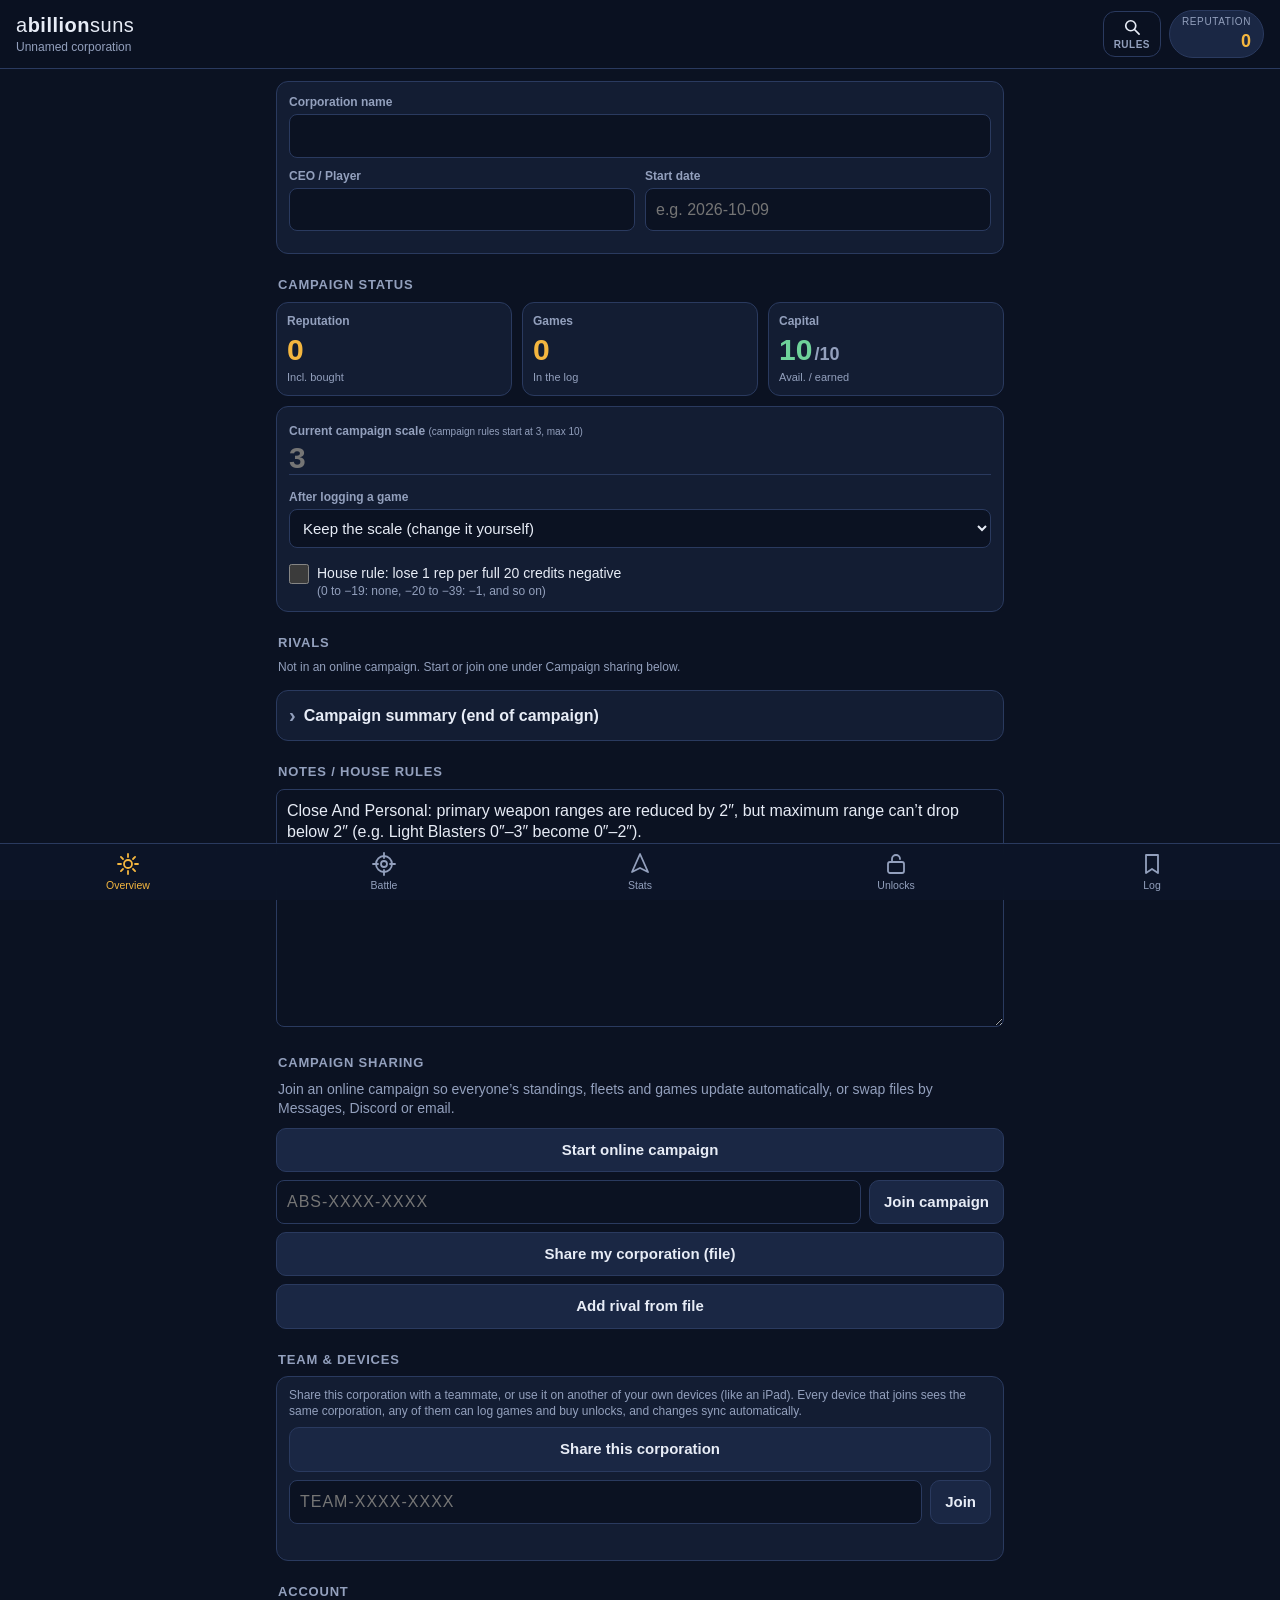
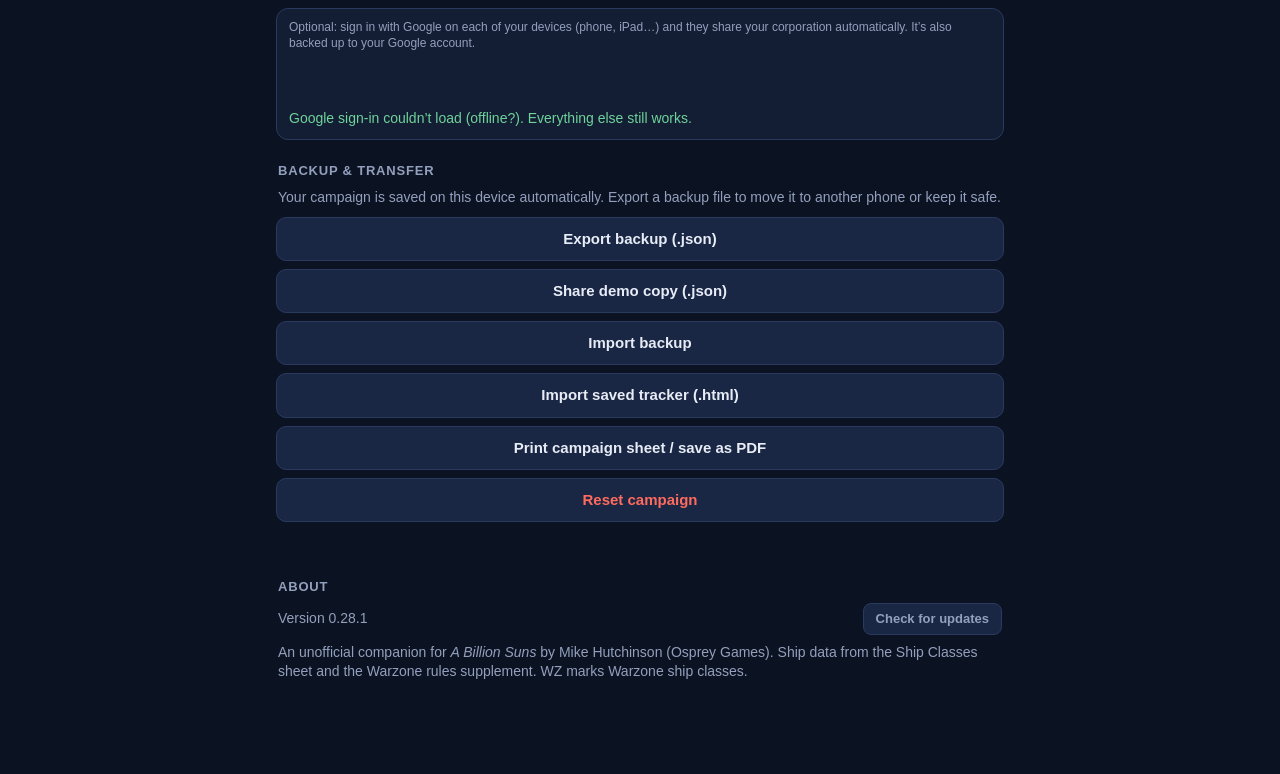
<file: index.html>
<!DOCTYPE html>
<html lang="en">
<head>
<meta charset="UTF-8">
<meta name="viewport" content="width=device-width, initial-scale=1, viewport-fit=cover">
<meta name="theme-color" content="#0d1528">
<meta name="apple-mobile-web-app-capable" content="yes">
<meta name="apple-mobile-web-app-status-bar-style" content="black-translucent">
<meta name="apple-mobile-web-app-title" content="ABS Companion">
<title>ABS Companion</title>
<link rel="manifest" href="manifest.webmanifest">
<link rel="icon" href="icons/icon.svg" type="image/svg+xml">
<link rel="apple-touch-icon" href="icons/icon-180.png">
<link rel="stylesheet" href="app.css">
</head>
<body>

<header class="appbar">
  <div class="brand">
    <span class="logo">a<b>billion</b>suns</span>
    <span class="corp" id="hdr-corp"></span>
  </div>
  <button type="button" class="icon-btn" id="btn-rules" aria-label="Rules lookup"><svg viewBox="0 0 24 24"><circle cx="10.5" cy="10.5" r="6"/><path d="M15 15l5.5 5.5"/></svg><span>Rules</span></button>
  <div class="capital-pill" id="hdr-rep" title="Total reputation">
    <span class="lab">Reputation</span><span class="val" id="hdr-rep-val">0</span>
  </div>
</header>

<main id="main">

  <!-- OVERVIEW -->
  <section class="view" id="view-overview" data-view="overview">
    <div class="install-note" id="install-note" hidden>
      <b>You’re using ABS Companion in Safari.</b>
      <p>On iPhone and iPad, Safari and the Home Screen app keep <i>separate</i> data, so use the same one every time. We recommend the Home Screen app: tap Share, then Add to Home Screen.</p>
      <p>Already have a campaign here? Use Export backup (bottom of this page) here, then Import backup in the Home Screen app. To use one corporation on several devices, see Team &amp; devices.</p>
      <button type="button" class="btn sm">Got it</button>
    </div>
    <div class="group">
      <label class="field"><span>Corporation name</span><input type="text" data-bind="corp" autocomplete="off"></label>
      <div class="row2">
        <label class="field"><span>CEO / Player</span><input type="text" data-bind="ceo" autocomplete="off"></label>
        <label class="field"><span>Start date</span><input type="text" data-bind="startDate" autocomplete="off" placeholder="e.g. 2026-10-09"></label>
      </div>
    </div>

    <h2 class="sect">Campaign status</h2>
    <div class="tiles status3">
      <div class="tile calc"><span class="lab">Reputation</span><span class="big" id="st-rep">0</span><span class="note">Incl. bought</span></div>
      <div class="tile calc"><span class="lab">Games</span><span class="big" id="st-games">0</span><span class="note">In the log</span></div>
      <div class="tile calc"><span class="lab">Capital</span><span class="big cap"><span id="st-avail" class="avail">10</span><span class="of">/<span id="st-total">10</span></span></span><span class="note">Avail. / earned</span></div>
    </div>
    <div class="tiles">
      <div class="tile span2">
        <label><span class="lab">Current campaign scale <small>(campaign rules start at 3, max 10)</small></span><input class="big" type="number" inputmode="numeric" min="1" max="10" placeholder="3" data-bind="campScale"></label>
        <label class="scale-rule"><span>After logging a game</span>
          <select data-bind="scaleRule">
            <option value="">Keep the scale (change it yourself)</option>
            <option value="1">Raise by 1 every game</option>
            <option value="2">Raise by 1 every 2 games</option>
            <option value="3">Raise by 1 every 3 games</option>
          </select>
        </label>
        <label class="switch house-rule"><input type="checkbox" data-bind="negRepRule"> <span>House rule: lose 1 rep per full 20 credits negative <small>(0 to −19: none, −20 to −39: −1, and so on)</small></span></label>
        <p class="hint small" id="negrep-note" hidden></p>
      </div>
    </div>

    <details class="fold statsbox" id="stats-wrap-ov" hidden>
      <summary>Campaign stats</summary>
      <div id="campaign-stats-ov"></div>
    </details>

    <h2 class="sect">Rivals</h2>
    <div id="online-box" class="online-status"></div>
    <div id="standings"></div>

    <details class="group fold">
      <summary>Campaign summary (end of campaign)</summary>
      <div class="row2">
        <label class="field"><span>Final scale reached</span><input type="text" data-bind="summary.finalScale"></label>
        <label class="field"><span>Final total reputation</span><input type="text" data-bind="summary.finalRep"></label>
      </div>
      <div class="row2">
        <label class="field"><span>Final capital (unspent)</span><input type="text" data-bind="summary.finalCapital"></label>
        <label class="field"><span>Campaign winner</span><input type="text" data-bind="summary.winner"></label>
      </div>
    </details>
  
    <h2 class="sect">Notes / house rules</h2>
    <textarea class="notes" data-bind="notes" rows="10" placeholder="Notes and house rules…"></textarea>

    <h2 class="sect">Campaign sharing</h2>
    <p class="hint">Join an online campaign so everyone’s standings, fleets and games update automatically, or swap files by Messages, Discord or email.</p>
    <div class="btns" id="online-actions"></div>
    <div class="btns share-files">
      <button class="btn" type="button" id="btn-share-corp">Share my corporation (file)</button>
      <button class="btn" type="button" id="btn-add-rival">Add rival from file</button>
    </div>
    <input type="file" id="file-rival" accept=".json,application/json" multiple hidden>
    <div class="btns leave-online" id="online-leave"></div>
    <p class="status" id="online-msg" role="status"></p>
    <p class="status" id="rival-status" role="status"></p>

    <h2 class="sect">Team &amp; devices</h2>
    <div id="team-box" class="online-box" hidden></div>

    <h2 class="sect">Account</h2>
    <div id="account-box" class="online-box" hidden></div>

    <h2 class="sect">Backup &amp; transfer</h2>
    <p class="hint">Your campaign is saved on this device automatically. Export a backup file to move it to another phone or keep it safe.</p>
    <div class="btns">
      <button class="btn" type="button" id="btn-export">Export backup (.json)</button>
      <button class="btn" type="button" id="btn-demo">Share demo copy (.json)</button>
      <button class="btn" type="button" id="btn-import">Import backup</button>
      <button class="btn" type="button" id="btn-import-html">Import saved tracker (.html)</button>
      <button class="btn" type="button" id="btn-print">Print campaign sheet / save as PDF</button>
      <button class="btn danger" type="button" id="btn-reset">Reset campaign</button>
    </div>
    <input type="file" id="file-json" accept=".json,application/json" hidden>
    <input type="file" id="file-html" accept=".html,.htm,text/html" hidden>
    <p class="status" id="more-status" role="status"></p>

    <h2 class="sect">About</h2>
    <div class="version-row"><span id="app-version"></span><button class="btn sm" type="button" id="btn-update">Check for updates</button></div>
    <p class="hint">An unofficial companion for <i>A Billion Suns</i> by Mike Hutchinson (Osprey Games). Ship data from the Ship Classes sheet and the Warzone rules supplement. WZ marks Warzone ship classes.</p>
  </section>

  <!-- UNLOCKS -->
  <section class="view" id="view-unlocks" data-view="unlocks" hidden>
    <div class="avail-bar"><span>Capital available</span><b id="unl-avail">10</b></div>
    <p class="hint">Tick a ship class or competitive advantage when you buy it. Its cost comes out of your available capital.</p>
    <label class="switch noncamp buynow-switch"><input type="checkbox" id="opt-buynow"> <span>Can buy now <span id="buynow-count"></span><small>Show only what you own or can afford and research now. One Level 0 advantage, and one advantage per campaign game.</small></span></label>
    <h2 class="sect">Ship classes <span class="rt">Cost</span></h2>
    <p class="hint small">Tap a ship’s name to see its stats.</p>
    <div class="list" id="ship-checklist"></div>
    <h2 class="sect">Competitive advantages</h2>
    <p class="hint small">Tap ⌄ on an advantage to read its full rules.</p>
    <div id="adv-checklist"></div>
  </section>

  <!-- BATTLE (in-game) -->
  <section class="view" id="view-battle" data-view="battle" hidden>
    <label class="switch noncamp"><input type="checkbox" id="opt-awake"> <span>Keep screen awake during games <small id="awake-note">Stops your phone locking while a game is in progress.</small></span></label>
    <label class="switch noncamp"><input type="checkbox" id="b-noncamp"> <span>Non-campaign game <small>(any ship class; not added to the campaign log)</small></span></label>
    <div class="tiles">
      <div class="tile">
        <span class="lab">Round</span>
        <div class="stepper"><button type="button" data-bstep="round" data-d="-1" aria-label="Previous round">−</button><b id="b-round">1</b><button type="button" data-bstep="round" data-d="1" aria-label="Next round">+</button></div>
      </div>
      <div class="tile">
        <span class="lab">Game scale</span>
        <div class="stepper"><button type="button" data-bstep="scale" data-d="-1" aria-label="Lower scale">−</button><b id="b-scale">3</b><button type="button" data-bstep="scale" data-d="1" aria-label="Raise scale">+</button></div>
      </div>
      <div class="tile span2 opps-tile">
        <span class="lab">Opponents <small id="b-opps-note"></small></span>
        <div class="opp-chips" id="b-opps"></div>
      </div>
    </div>

    <h2 class="sect">Contracts <span class="rt" id="b-tables"></span></h2>
    <p class="endwarn" id="b-endwarn" hidden>Two or more contracts are exhausted: the game ends at the end of this round.</p>
    <div class="ceos-row" id="b-ceos-row" hidden><span>CEOs in this game <small>(revenue = card × CEOs)</small></span>
      <div class="stepper sm"><button type="button" data-ceos="1" data-d="-1" aria-label="Fewer CEOs">−</button><b id="b-ceos">2</b><button type="button" data-ceos="1" data-d="1" aria-label="More CEOs">+</button></div></div>
    <button class="btn wide" type="button" id="btn-contracts">Choose contracts</button>
    <button class="btn wide" type="button" id="btn-same-contracts" hidden></button>
    <div id="b-contracts"></div>

    <h2 class="sect">Command helm <span class="rt" id="b-tokens"></span></h2>
    <div class="helm" id="b-helm"></div>
    <p class="hint small">Tap a slot’s tokens to spend one. Tap an empty spot to refill it. Tap a name for its full rules. All tokens clear at the start of each round.</p>

    <h2 class="sect">Jump points <span class="rt" id="b-jp-state"></span></h2>
    <div class="jp-row" id="b-jp"></div>
    <p class="hint small">Deployed: your jump points brought in (redeploying one doesn’t count). Lost: yours destroyed. Destroyed: opponents’ jump points your fleet destroyed.</p>

    <div id="b-uses-wrap" hidden>
      <h2 class="sect">Limited-use advantages</h2>
      <div class="uses" id="b-uses"></div>
    </div>

    <h2 class="sect">Credits</h2>
    <div class="credits" id="b-credits-card">
      <div class="cred-main"><b id="b-credits">0</b><span id="b-credits-state">Break even</span></div>
      <form class="earn-form" id="b-earn-form">
        <input type="number" inputmode="numeric" name="amt" placeholder="± credits" aria-label="Credits amount" required>
        <input type="text" name="note" placeholder="Source (optional)" aria-label="Note">
        <button type="submit" class="btn primary">Add</button>
      </form>
    </div>

    <h2 class="sect">Battlegroups <span class="rt warn" id="b-util"></span></h2>
    <details class="fold rulebox"><summary>Damage &amp; losses rules</summary><p id="b-dmg-rules"></p></details>
    <button class="btn primary wide" type="button" id="btn-req">+ Requisition battlegroup</button>
    <div id="b-bgs"></div>

    <h2 class="sect">Credit ledger</h2>
    <div id="b-ledger"></div>

    <button class="btn primary wide next-round" type="button" id="btn-next-round">Next round →</button>
    <div class="btns two">
      <button class="btn" type="button" id="btn-finish">Finish game → Log</button>
      <button class="btn danger" type="button" id="btn-discard">Discard game</button>
    </div>
  </section>

  <!-- LOG -->
  <section class="view" id="view-log" data-view="log" hidden>
    <div class="log-view" id="log-view-wrap" hidden>
      <label><span>Showing</span><select id="log-view" aria-label="Whose games to show"></select></label>
    </div>
    <details class="fold statsbox" id="stats-wrap" hidden>
      <summary>Campaign stats</summary>
      <div id="campaign-stats"></div>
    </details>
    <button class="btn primary wide" id="btn-add-game" type="button">+ Log a game</button>
    <div id="game-list"></div>
    <p class="empty" id="game-empty">No games logged yet. Each game’s Scale is added to your capital.</p>
    <p class="hint small" data-mine-only>Unlocks you buy are recorded after the most recent game, so this log doubles as your capital history. Tap a purchase to change which game it came after.</p>
  </section>

  <!-- STATS (ship reference cards) -->
  <section class="view" id="view-stats" data-view="stats" hidden>
    <div class="controls">
      <div class="seg" role="tablist" aria-label="Which ships to show">
        <button type="button" role="tab" data-shipfilter="mine" aria-selected="true">My fleet <span id="cnt-mine"></span></button>
        <button type="button" role="tab" data-shipfilter="all" aria-selected="false">All ships <span id="cnt-all"></span></button>
        <button type="button" role="tab" data-shipfilter="objects" aria-selected="false">Objects</button>
      </div>
    </div>
    <div class="rival-banner" id="rival-banner" hidden></div>
    <div id="objects-view" hidden>
      <div class="obj-scale"><span>Stats at scale</span>
        <div class="stepper sm"><button type="button" data-objscale="-1" aria-label="Lower scale">−</button><b id="obj-scale">3</b><button type="button" data-objscale="1" aria-label="Raise scale">+</button></div>
      </div>
      <div id="object-cards"></div>
      <p class="legend" id="object-note"></p>
    </div>
    <details class="fold advs-owned" id="advs-owned" data-ships-only>
      <summary>My competitive advantages <span id="cnt-advs"></span></summary>
      <div id="advs-owned-list"></div>
    </details>
    <div id="ship-cards"></div>
    <p class="legend" data-ships-only>Primary weapons fire in a 45° front arc; auxiliary weapons in a 180° front arc. Jump range is 6−Ⓜ″. WZ marks ship classes from the Warzone supplement. Mother’s wing radius is Ⓜ″.</p>
  </section>

</main>
<div id="print-view" aria-hidden="true"></div>

<nav class="tabbar" aria-label="Sections">
  <button type="button" data-tab="overview" aria-current="page"><svg viewBox="0 0 24 24"><circle cx="12" cy="12" r="4"/><path d="M12 2v3M12 19v3M2 12h3M19 12h3M4.9 4.9l2.1 2.1M17 17l2.1 2.1M4.9 19.1 7 17M17 7l2.1-2.1"/></svg><span>Overview</span></button>
  <button type="button" data-tab="battle"><svg viewBox="0 0 24 24"><circle cx="12" cy="12" r="8"/><circle cx="12" cy="12" r="3"/><path d="M12 1v5M12 18v5M1 12h5M18 12h5"/></svg><span>Battle</span></button>
  <button type="button" data-tab="stats"><svg viewBox="0 0 24 24"><path d="M12 2 4 20l8-4 8 4z"/></svg><span>Stats</span></button>
  <button type="button" data-tab="unlocks"><svg viewBox="0 0 24 24"><rect x="4" y="10" width="16" height="11" rx="2"/><path d="M8 10V7a4 4 0 0 1 8 0"/></svg><span>Unlocks</span></button>
  <button type="button" data-tab="log"><svg viewBox="0 0 24 24"><path d="M6 3h12v18l-6-4-6 4z"/></svg><span>Log</span></button>
</nav>

<dialog id="game-dialog">
  <form method="dialog" id="game-form">
    <h3 id="game-dialog-title">Log game</h3>
    <div class="row2">
      <label class="field"><span>Scale</span><input type="number" inputmode="numeric" name="scale" min="0" max="10"></label>
      <label class="field"><span>Date</span><input type="text" name="date" placeholder="e.g. 2026-10-09"></label>
    </div>
    <label class="field"><span>Opponent(s)</span><input type="text" name="opp"></label>
    <div class="row2">
      <label class="field"><span>Final credits</span><input type="text" inputmode="numeric" name="credits"></label>
      <label class="field check"><input type="checkbox" name="most"><span>I had the most credits <small>(ties count)</small></span></label>
    </div>
    <label class="field" id="g-result-wrap"><span>Result <small>(only if credits weren’t tracked)</small></span>
      <select name="result"><option value=""></option><option value="profit">Profit</option><option value="even">Break even</option><option value="deficit">Deficit</option></select>
    </label>
    <div class="row2">
      <label class="field"><span>Rep. gained <small id="g-rep-hint">(most credits +1, profit +1)</small></span><input type="text" inputmode="numeric" name="rep"></label>
      <label class="field check"><input type="checkbox" name="boughtRep"><span>Bought rep (−10 capital)</span></label>
    </div>
    <div class="field"><span>Bought after this game</span><div class="dlg-buys" id="dlg-buys"></div></div>
    <label class="field"><span>Notes</span><textarea name="notes" rows="3"></textarea></label>
    <div class="field"><span>Photos</span>
      <div class="photo-row"><div id="game-photos" class="game-thumbs"></div>
        <button type="button" class="btn sm" id="btn-add-photo">+ Add photo</button></div>
      <input type="file" id="file-photo" accept="image/*" multiple hidden>
    </div>
    <div class="dlg-actions">
      <button type="button" class="btn danger" id="btn-del-game">Delete</button>
      <span class="spacer"></span>
      <button type="button" class="btn" value="cancel" id="btn-cancel-game">Cancel</button>
      <button type="submit" class="btn primary" value="save">Save</button>
    </div>
  </form>
</dialog>

<dialog id="req-dialog">
  <form method="dialog" id="req-form">
    <h3>Requisition battlegroup</h3>
    <label class="field"><span>Ship class</span><select name="ship" id="req-ship"></select></label>
    <label class="field"><span>Ships in battlegroup (max 5)</span>
      <div class="stepper"><button type="button" data-rstep="-1" aria-label="Fewer ships">−</button><b id="req-count">1</b><button type="button" data-rstep="1" aria-label="More ships">+</button></div>
    </label>
    <label class="field"><span>Name (optional)</span><input type="text" name="name" placeholder="e.g. Alpha"></label>
    <p class="hint small" id="req-split" hidden></p>
    <p class="req-cost">Cost: <b id="req-cost">0</b> credits <span id="req-after"></span></p>
    <p class="hint small warn" id="req-warn"></p>
    <div class="dlg-actions">
      <span class="spacer"></span>
      <button type="button" class="btn" id="btn-req-cancel">Cancel</button>
      <button type="submit" class="btn primary">Requisition</button>
    </div>
  </form>
</dialog>

<dialog id="contract-dialog">
  <form method="dialog" id="contract-form">
    <h3>Contracts in this game</h3>
    <p class="hint small">Normally three, one per suit (Jack, Queen or King of each suit).</p>
    <button type="button" class="btn wide" id="btn-draw-contracts">🎲 Draw 3 at random</button>
    <div id="contract-picks"></div>
    <div class="dlg-actions"><span class="spacer"></span><button class="btn primary" value="done">Done</button></div>
  </form>
</dialog>

<dialog id="rules-dialog" class="tall">
  <div class="rules-top"><h3>Rules lookup</h3><button type="button" class="btn sm" id="rules-close">Close</button></div>
  <input type="search" id="rules-search" placeholder="Search: easy target, jump shock, dud…" aria-label="Search rules">
  <p class="hint small" id="rules-note"></p>
  <div id="rules-list"></div>
</dialog>

<dialog id="end-dialog">
  <h3>Game over?</h3>
  <p>Two or more contracts are exhausted at the end of round <b id="end-round"></b>, so the game ends now (rulebook p.17).</p>
  <div class="dlg-actions"><button type="button" class="btn" id="end-keep">Keep playing</button><span class="spacer"></span>
    <button type="button" class="btn primary" id="end-finish">Finish game</button></div>
</dialog>

<dialog id="photo-dialog" class="photo-dlg">
  <img id="photo-full" alt="Game photo">
  <div class="dlg-actions"><span class="spacer"></span><button type="button" class="btn" id="photo-close">Close</button></div>
</dialog>

<dialog id="when-dialog">
  <h3>When was <span id="when-name"></span> bought?</h3>
  <label class="field"><span>Bought</span><select id="when-select"></select></label>
  <div class="dlg-actions"><span class="spacer"></span>
    <button type="button" class="btn" id="when-cancel">Cancel</button>
    <button type="button" class="btn primary" id="when-save">Save</button></div>
</dialog>

<dialog id="summary-dialog">
  <h3>Game summary</h3>
  <div id="summary-body"></div>
  <div class="dlg-actions"><button type="button" class="btn" id="summary-back">Back to battle</button><span class="spacer"></span>
    <button type="button" class="btn primary" id="summary-log">Log this game →</button></div>
</dialog>

<dialog id="bgedit-dialog">
  <form method="dialog" id="bgedit-form">
    <h3 id="bgedit-title">Edit battlegroup</h3>
    <label class="field"><span>Name</span><input type="text" name="name" placeholder="e.g. Alpha"></label>
    <label class="field"><span>Ships requisitioned (max 5)</span>
      <div class="stepper"><button type="button" data-estep="-1" aria-label="Fewer ships">−</button><b id="bgedit-count">1</b><button type="button" data-estep="1" aria-label="More ships">+</button></div>
    </label>
    <p class="hint small" id="bgedit-info"></p>
    <div class="dlg-actions">
      <span class="spacer"></span>
      <button type="button" class="btn" id="bgedit-cancel">Cancel</button>
      <button type="submit" class="btn primary">Save</button>
    </div>
  </form>
</dialog>

<dialog id="hit-dialog">
  <h3 id="hit-title">Damage</h3>
  <div class="opp-chips" id="hit-opps"></div>
  <div class="src-list" id="hit-src"></div>
  <div class="amt-row"><span>Damage</span>
    <div class="stepper sm"><button type="button" data-hn="-1" aria-label="Less damage">−</button><input type="number" id="hit-n" class="amt-in" inputmode="numeric" min="1" max="30" value="1" aria-label="Damage amount"><button type="button" data-hn="1" aria-label="More damage">+</button></div></div>
  <p class="hint small" id="hit-fresh"></p>
  <div class="dlg-actions"><span class="spacer"></span>
    <button type="button" class="btn" id="hit-cancel">Cancel</button>
    <button type="button" class="btn primary" id="hit-apply">Apply</button>
  </div>
</dialog>

<dialog id="atk-dialog">
  <h3 id="atk-title">Attack</h3>
  <p class="hint small">Hits on opponents’ battlegroups are recorded by them when they take the damage.</p>
  <div class="src-list" id="atk-src"></div>
  <div class="amt-row" id="atk-amt" hidden><span>Damage</span>
    <div class="stepper sm"><button type="button" data-an="-1" aria-label="Less damage">−</button><input type="number" id="atk-n" class="amt-in" inputmode="numeric" min="1" max="30" value="1" aria-label="Damage amount"><button type="button" data-an="1" aria-label="More damage">+</button></div></div>
  <div class="dlg-actions"><span class="spacer"></span>
    <button type="button" class="btn" id="atk-cancel">Cancel</button>
    <button type="button" class="btn primary" id="atk-apply">Log</button>
  </div>
</dialog>

<dialog id="round-dialog">
  <h3>Start the next round?</h3>
  <p>These battlegroups haven’t been marked as activated this round:</p>
  <p class="round-list" id="round-dlg-list"></p>
  <div class="dlg-actions"><span class="spacer"></span>
    <button type="button" class="btn" id="round-cancel">Cancel</button>
    <button type="button" class="btn primary" id="round-continue">Continue</button>
  </div>
</dialog>

<script src="data.js"></script>
<script src="rules.js"></script>
<script src="contracts.js"></script>
<script src="fleet.js"></script>
<script src="glossary.js"></script>
<script src="sync-config.js"></script>
<script src="app.js"></script>
</body>
</html>
</file>
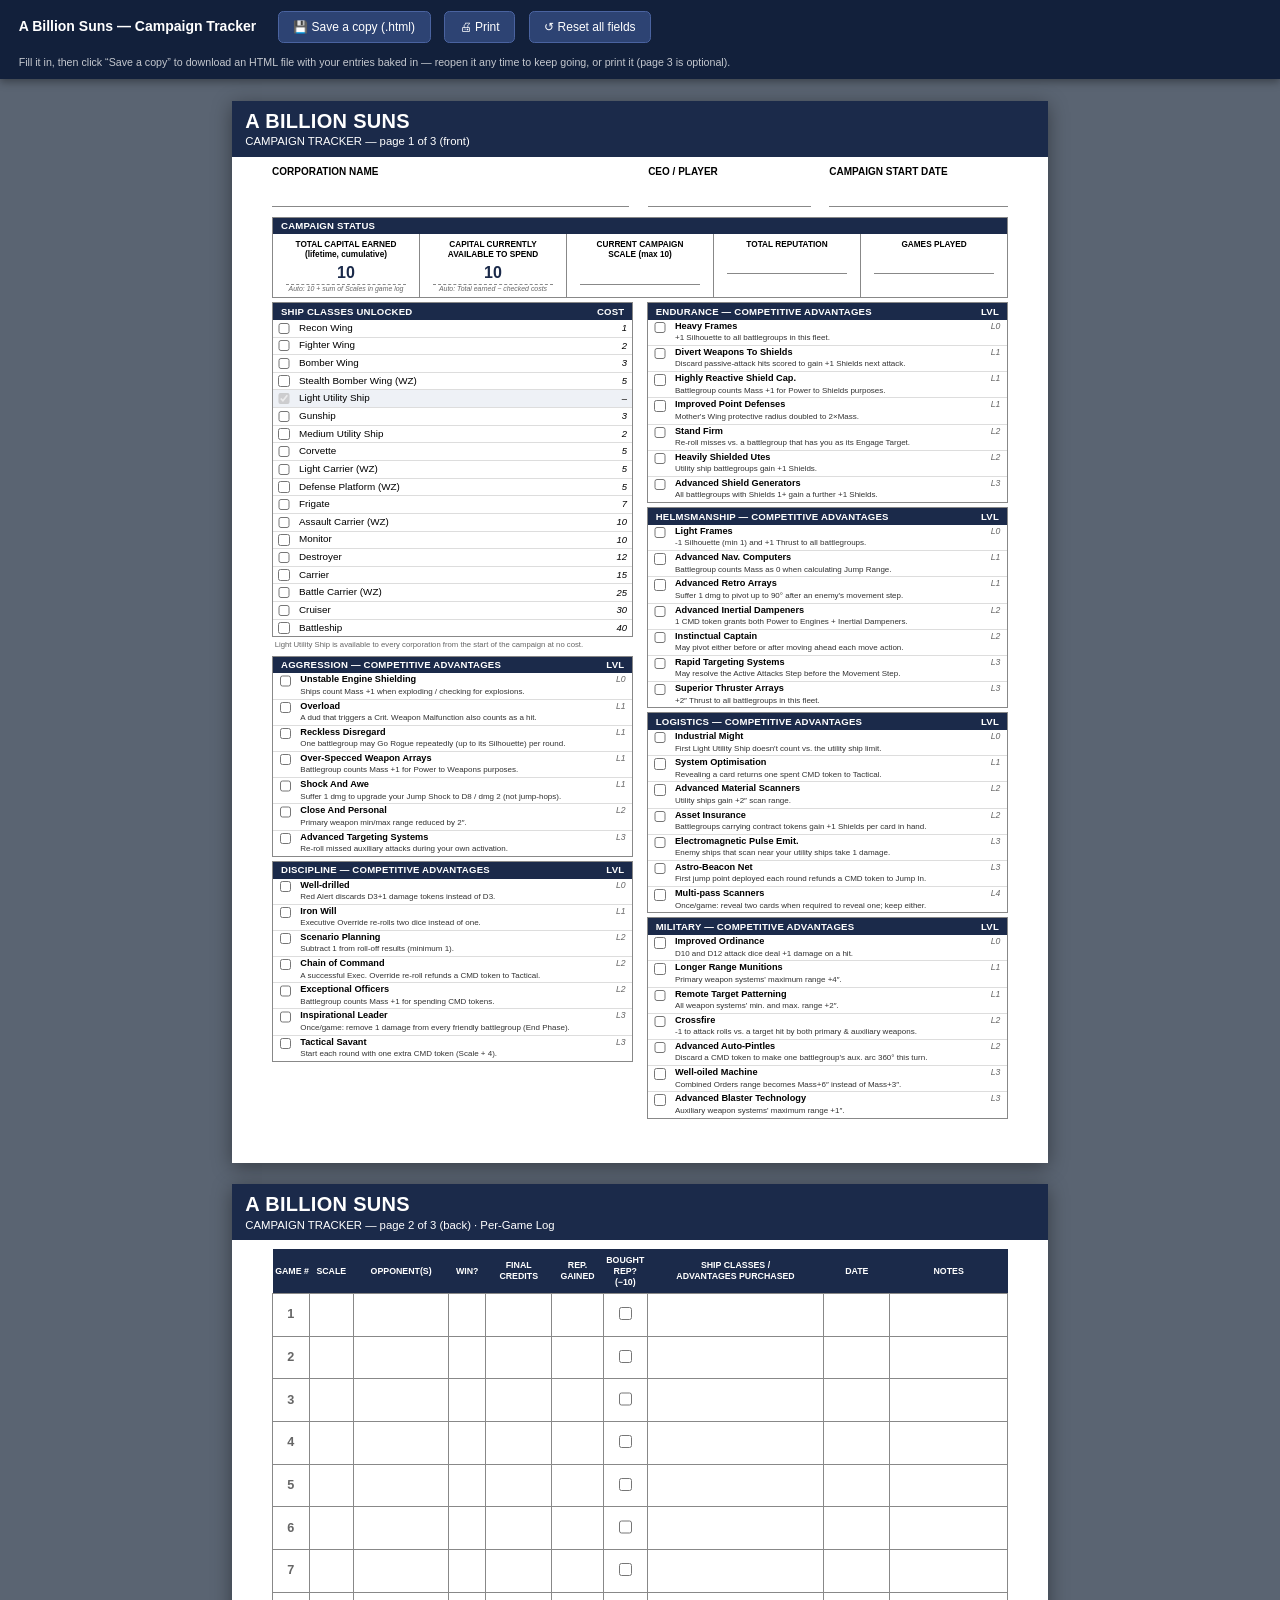
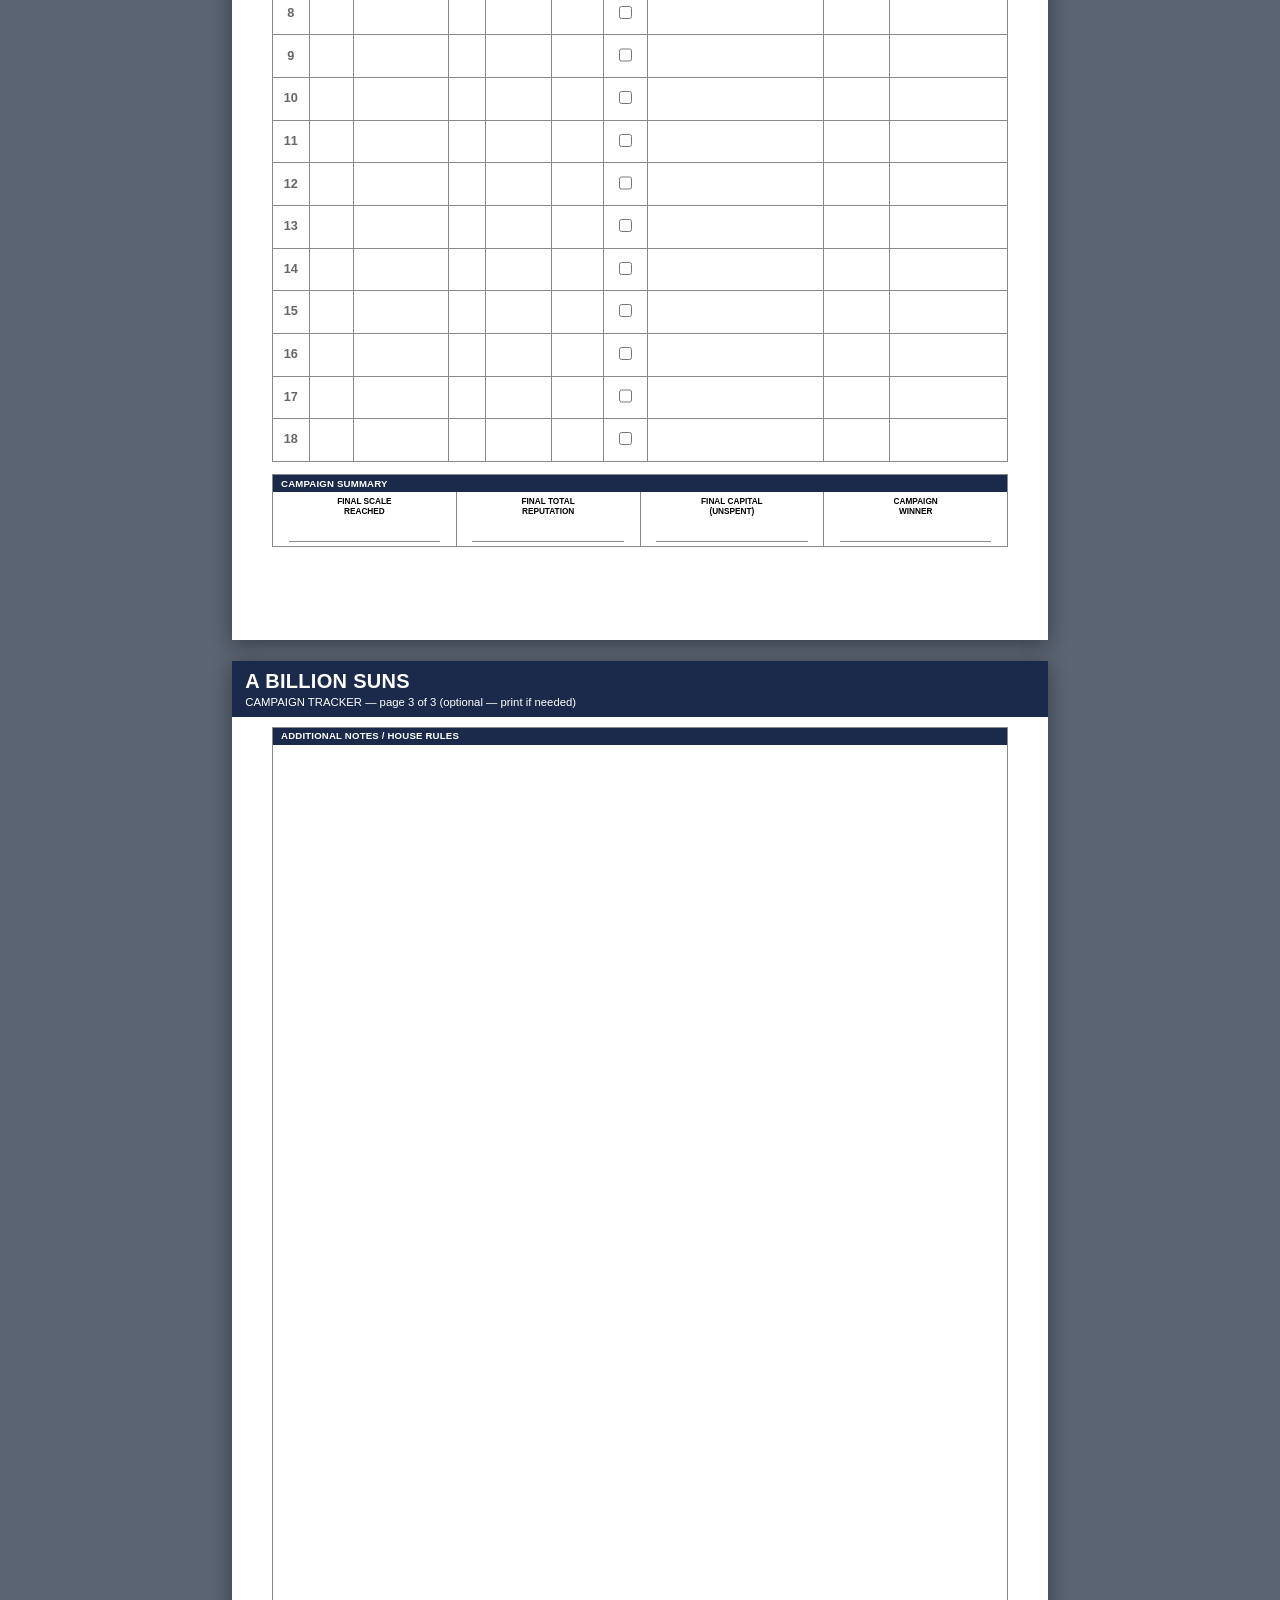
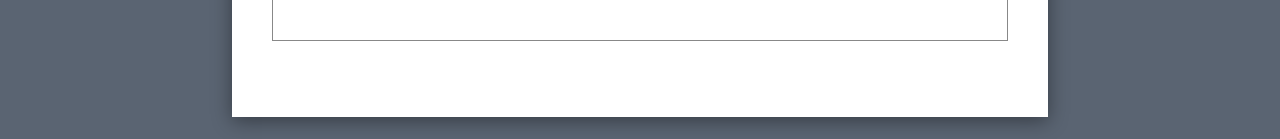
<file: ABS_Campaign_Tracker.html>
<!DOCTYPE html>
<html lang="en">
<head>
<meta charset="UTF-8">
<title>A Billion Suns - Campaign Tracker</title>
<style>
:root{
  --navy:#1b2a4a;
  --cat:#2d4373;
  --line:#888888;
  --lineLight:#dddddd;
  --grey:#666666;
  --locked:#eef1f6;
}
*{box-sizing:border-box;}
html,body{margin:0;padding:0;background:#5a6472;font-family:Helvetica,Arial,sans-serif;line-height:1.2;}
.toolbar{
  position:sticky;top:0;z-index:50;
  background:#12203b;color:#fff;padding:8pt 14pt;
  display:flex;gap:10pt;align-items:center;flex-wrap:wrap;
  font-size:9pt;box-shadow:0 2pt 6pt rgba(0,0,0,.35);
}
.toolbar b{font-size:10.5pt;margin-right:6pt;}
.toolbar button{
  background:#2d4373;color:#fff;border:1px solid #4a63a0;border-radius:4pt;
  padding:6pt 11pt;font-size:9pt;cursor:pointer;font-family:inherit;
}
.toolbar button:hover{background:#3a548f;}
.toolbar .hint{opacity:.75;font-size:8pt;}
.toolbar .savemsg{color:#8fe3a3;font-size:8pt;min-width:120pt;}

.page{
  width:612pt;min-height:792pt;margin:16pt auto;background:#fff;
  padding:30pt;position:relative;box-shadow:0 3pt 14pt rgba(0,0,0,.4);
}
.titleband{background:var(--navy);color:#fff;padding:6pt 10pt;margin:-30pt -30pt 7pt -30pt;}
.titleband h1{margin:0 0 2pt 0;font-size:15pt;letter-spacing:.3px;}
.titleband .sub{font-size:8.5pt;font-weight:400;}

/* corp/ceo/date row */
.toprow{display:flex;gap:14pt;margin-bottom:7pt;}
.tf{flex:1;}
.tf.wide{flex:2.2;}
.tf.narrow{flex:1.1;}
.tf .lab{font-size:7.5pt;font-weight:700;margin-bottom:3pt;}
.tf input[type=text]{width:100%;border:none;border-bottom:1px solid var(--line);
  font-size:11pt;padding:3pt 2pt;font-family:inherit;background:transparent;}
.tf input[type=text]:focus{outline:2px solid #6f8fd8;outline-offset:1pt;}

/* generic panel + header bar */
.panel{border:1px solid var(--line);margin-bottom:3pt;}
.panel .bar{background:var(--navy);color:#fff;font-weight:700;font-size:7.2pt;
  padding:2pt 6pt;display:flex;justify-content:space-between;letter-spacing:.2px;}
.panel .bar .rt{font-weight:700;}

/* campaign status strip */
.statrow{display:flex;}
.statfield{flex:1;text-align:center;padding:4pt 4pt 3pt;border-right:1px solid var(--line);}
.statfield:last-child{border-right:none;}
.statfield .lab{font-size:6.2pt;font-weight:700;line-height:1.25;margin-bottom:2pt;}
.statfield input[type=text]{width:88%;text-align:center;border:none;border-bottom:1px solid var(--line);
  font-size:12pt;padding:1pt 0;font-family:inherit;background:transparent;}
.statfield.big input[type=text]{font-size:12pt;}
.statfield input[type=text]:focus{outline:2px solid #6f8fd8;outline-offset:1pt;}

/* auto-calculated field */
.statfield.calc input[type=text]{border-bottom:1px dashed var(--line);color:var(--navy);font-weight:700;cursor:default;}
.statfield.calc input[type=text]:focus{outline:none;}
.statfield.calc input.negative{color:#b3261e;}
.calcnote{font-size:5.2pt;color:var(--grey);font-style:italic;margin-top:1pt;line-height:1;}

/* two-column layout (float-based so print can paginate inside it) */
.cols{display:block;}
.cols:after{content:"";display:table;clear:both;}
.col{float:left;width:calc(50% - 5pt);}
.col + .col{margin-left:10pt;}

/* ship checklist rows */
.ship-row{display:flex;align-items:center;padding:2pt 4pt;font-size:7.4pt;line-height:1.1;
  border-bottom:1px solid var(--lineLight);}
.ship-row:last-child{border-bottom:none;}
.ship-row.locked{background:var(--locked);}
.ship-row input[type=checkbox]{margin:0 7pt 0 0;width:8.5pt;height:8.5pt;flex:none;}
.ship-row .name{flex:1;}
.ship-row .cost{font-style:italic;font-size:7.1pt;min-width:22pt;text-align:right;}
.footnote{font-size:5.8pt;color:var(--grey);line-height:1.15;margin:2pt 0 4pt 2pt;}

/* competitive-advantage rows */
.adv-row{padding:1.5pt 5pt;border-bottom:1px solid var(--lineLight);}
.adv-row:last-child{border-bottom:none;}
.adv-row .top{display:flex;align-items:baseline;line-height:1.05;}
.adv-row .top input[type=checkbox]{margin:0 7pt 0 0;width:8.5pt;height:8.5pt;flex:none;align-self:center;}
.adv-row .name{font-weight:700;font-size:6.9pt;flex:1;}
.adv-row .lvl{font-style:italic;font-size:6.5pt;color:var(--grey);min-width:16pt;text-align:right;}
.adv-row .desc{font-size:6.0pt;color:#333;margin:0.8pt 0 0 15.5pt;line-height:1.1;}

/* per-game log table */
table.log{width:100%;border-collapse:collapse;table-layout:fixed;margin-bottom:9pt;}
table.log th{background:var(--navy);color:#fff;font-size:6.6pt;font-weight:700;
  padding:4pt 2pt;line-height:1.25;}
table.log td{border:1px solid var(--line);padding:0;height:32pt;vertical-align:top;}
table.log td.cbcell{text-align:center;vertical-align:middle;}
table.log td.cbcell input[type=checkbox]{width:10pt;height:10pt;margin:0;}
table.log td.gamenum{text-align:center;vertical-align:middle;color:var(--grey);
  font-weight:700;font-size:9.5pt;}
table.log input[type=text]{width:100%;height:100%;border:none;font-size:7.2pt;
  padding:3pt;font-family:inherit;background:transparent;}
table.log textarea{width:100%;height:100%;border:none;font-size:7.2pt;resize:none;
  padding:3pt;font-family:inherit;background:transparent;}
table.log input[type=text]:focus, table.log textarea:focus{outline:1.5px solid #6f8fd8;outline-offset:-1px;}

/* notes page */
.notespanel{height:calc(792pt - 60pt - 46pt);display:flex;flex-direction:column;}
.notesbox{flex:1;width:100%;border:none;resize:none;font-size:9pt;padding:8pt;
  font-family:inherit;background:transparent;}
.notesbox:focus{outline:none;}

/* screen-only helper */
.pagegap{height:0;}

@media print{
  html,body{background:#fff;}
  .toolbar{display:none;}
  .page{box-shadow:none;margin:0 auto;width:612pt;height:791pt;min-height:0;overflow:hidden;page-break-after:always;}
  .page:last-child{page-break-after:auto;}
  @page{size:letter;margin:0;}
  .tf input[type=text], .statfield input[type=text], table.log input[type=text],
  table.log textarea, .notesbox{outline:none !important;}
}
</style>
</head>
<body>

<div class="toolbar no-print">
  <b>A Billion Suns &mdash; Campaign Tracker</b>
  <button onclick="saveCopy()">💾 Save a copy (.html)</button>
  <button onclick="printTracker()">🖨 Print</button>
  <button onclick="resetForm()">↺ Reset all fields</button>
  <span class="hint">Fill it in, then click &ldquo;Save a copy&rdquo; to download an HTML file with your entries baked in &mdash; reopen it any time to keep going, or print it (page 3 is optional).</span>
  <span class="savemsg" id="savemsg"></span>
</div>

<section class="page" id="page1">
  <div class="titleband">
    <h1>A BILLION SUNS</h1>
    <div class="sub">CAMPAIGN TRACKER &mdash; page 1 of 3 (front)</div>
  </div>

  <div class="toprow">
    <div class="tf wide">
      <div class="lab">CORPORATION NAME</div>
      <input type="text" id="corp_name">
    </div>
    <div class="tf">
      <div class="lab">CEO / PLAYER</div>
      <input type="text" id="ceo_name">
    </div>
    <div class="tf narrow">
      <div class="lab">CAMPAIGN START DATE</div>
      <input type="text" id="start_date">
    </div>
  </div>

  <div class="panel">
    <div class="bar"><span>CAMPAIGN STATUS</span></div>
    <div class="statrow">
      
      <div class="statfield big calc">
        <div class="lab">TOTAL CAPITAL EARNED<br>(lifetime, cumulative)</div>
        <input type="text" id="total_capital" value="10" readonly tabindex="-1" title="Auto: 10 + sum of Scales in game log">
        <div class="calcnote">Auto: 10 + sum of Scales in game log</div>
      </div>
      
      <div class="statfield big calc">
        <div class="lab">CAPITAL CURRENTLY<br>AVAILABLE TO SPEND</div>
        <input type="text" id="avail_capital" value="10" readonly tabindex="-1" title="Auto: Total earned − checked costs">
        <div class="calcnote">Auto: Total earned − checked costs</div>
      </div>
      
      <div class="statfield big">
        <div class="lab">CURRENT CAMPAIGN<br>SCALE (max 10)</div>
        <input type="text" id="camp_scale">
      </div>
      
      <div class="statfield big">
        <div class="lab">TOTAL REPUTATION</div>
        <input type="text" id="total_rep">
      </div>
      
      <div class="statfield big">
        <div class="lab">GAMES PLAYED</div>
        <input type="text" id="games_played">
      </div>
    </div>
  </div>

  <div class="cols">
    <div class="col">
      
  <div class="panel">
    <div class="bar"><span>SHIP CLASSES UNLOCKED</span><span class="rt">COST</span></div>
    <div class="rows">
      <div class="ship-row">
        <input type="checkbox" id="ship_1" class="buy" data-cost="1">
        <span class="name">Recon Wing</span>
        <span class="cost">1</span>
      </div>
      <div class="ship-row">
        <input type="checkbox" id="ship_2" class="buy" data-cost="2">
        <span class="name">Fighter Wing</span>
        <span class="cost">2</span>
      </div>
      <div class="ship-row">
        <input type="checkbox" id="ship_3" class="buy" data-cost="3">
        <span class="name">Bomber Wing</span>
        <span class="cost">3</span>
      </div>
      <div class="ship-row">
        <input type="checkbox" id="ship_4" class="buy" data-cost="5">
        <span class="name">Stealth Bomber Wing (WZ)</span>
        <span class="cost">5</span>
      </div>
      <div class="ship-row locked">
        <input type="checkbox" checked disabled title="Always available">
        <span class="name">Light Utility Ship</span>
        <span class="cost">–</span>
      </div>
      <div class="ship-row">
        <input type="checkbox" id="ship_6" class="buy" data-cost="3">
        <span class="name">Gunship</span>
        <span class="cost">3</span>
      </div>
      <div class="ship-row">
        <input type="checkbox" id="ship_7" class="buy" data-cost="2">
        <span class="name">Medium Utility Ship</span>
        <span class="cost">2</span>
      </div>
      <div class="ship-row">
        <input type="checkbox" id="ship_8" class="buy" data-cost="5">
        <span class="name">Corvette</span>
        <span class="cost">5</span>
      </div>
      <div class="ship-row">
        <input type="checkbox" id="ship_9" class="buy" data-cost="5">
        <span class="name">Light Carrier (WZ)</span>
        <span class="cost">5</span>
      </div>
      <div class="ship-row">
        <input type="checkbox" id="ship_10" class="buy" data-cost="5">
        <span class="name">Defense Platform (WZ)</span>
        <span class="cost">5</span>
      </div>
      <div class="ship-row">
        <input type="checkbox" id="ship_11" class="buy" data-cost="7">
        <span class="name">Frigate</span>
        <span class="cost">7</span>
      </div>
      <div class="ship-row">
        <input type="checkbox" id="ship_12" class="buy" data-cost="10">
        <span class="name">Assault Carrier (WZ)</span>
        <span class="cost">10</span>
      </div>
      <div class="ship-row">
        <input type="checkbox" id="ship_13" class="buy" data-cost="10">
        <span class="name">Monitor</span>
        <span class="cost">10</span>
      </div>
      <div class="ship-row">
        <input type="checkbox" id="ship_14" class="buy" data-cost="12">
        <span class="name">Destroyer</span>
        <span class="cost">12</span>
      </div>
      <div class="ship-row">
        <input type="checkbox" id="ship_15" class="buy" data-cost="15">
        <span class="name">Carrier</span>
        <span class="cost">15</span>
      </div>
      <div class="ship-row">
        <input type="checkbox" id="ship_16" class="buy" data-cost="25">
        <span class="name">Battle Carrier (WZ)</span>
        <span class="cost">25</span>
      </div>
      <div class="ship-row">
        <input type="checkbox" id="ship_17" class="buy" data-cost="30">
        <span class="name">Cruiser</span>
        <span class="cost">30</span>
      </div>
      <div class="ship-row">
        <input type="checkbox" id="ship_18" class="buy" data-cost="40">
        <span class="name">Battleship</span>
        <span class="cost">40</span>
      </div>
    </div>
  </div>
  <p class="footnote">Light Utility Ship is available to every corporation from the start of the campaign at no cost.</p>
      
  <div class="panel">
    <div class="bar"><span>AGGRESSION — COMPETITIVE ADVANTAGES</span><span class="rt">LVL</span></div>
    <div class="rows">
      <div class="adv-row">
        <div class="top">
          <input type="checkbox" id="adv_19" class="buy" data-cost="0">
          <span class="name">Unstable Engine Shielding</span>
          <span class="lvl">L0</span>
        </div>
        <div class="desc">Ships count Mass +1 when exploding / checking for explosions.</div>
      </div>
      <div class="adv-row">
        <div class="top">
          <input type="checkbox" id="adv_20" class="buy" data-cost="1">
          <span class="name">Overload</span>
          <span class="lvl">L1</span>
        </div>
        <div class="desc">A dud that triggers a Crit. Weapon Malfunction also counts as a hit.</div>
      </div>
      <div class="adv-row">
        <div class="top">
          <input type="checkbox" id="adv_21" class="buy" data-cost="1">
          <span class="name">Reckless Disregard</span>
          <span class="lvl">L1</span>
        </div>
        <div class="desc">One battlegroup may Go Rogue repeatedly (up to its Silhouette) per round.</div>
      </div>
      <div class="adv-row">
        <div class="top">
          <input type="checkbox" id="adv_22" class="buy" data-cost="1">
          <span class="name">Over-Specced Weapon Arrays</span>
          <span class="lvl">L1</span>
        </div>
        <div class="desc">Battlegroup counts Mass +1 for Power to Weapons purposes.</div>
      </div>
      <div class="adv-row">
        <div class="top">
          <input type="checkbox" id="adv_23" class="buy" data-cost="1">
          <span class="name">Shock And Awe</span>
          <span class="lvl">L1</span>
        </div>
        <div class="desc">Suffer 1 dmg to upgrade your Jump Shock to D8 / dmg 2 (not jump-hops).</div>
      </div>
      <div class="adv-row">
        <div class="top">
          <input type="checkbox" id="adv_24" class="buy" data-cost="2">
          <span class="name">Close And Personal</span>
          <span class="lvl">L2</span>
        </div>
        <div class="desc">Primary weapon min/max range reduced by 2″.</div>
      </div>
      <div class="adv-row">
        <div class="top">
          <input type="checkbox" id="adv_25" class="buy" data-cost="3">
          <span class="name">Advanced Targeting Systems</span>
          <span class="lvl">L3</span>
        </div>
        <div class="desc">Re-roll missed auxiliary attacks during your own activation.</div>
      </div>
    </div>
  </div>
      
  <div class="panel">
    <div class="bar"><span>DISCIPLINE — COMPETITIVE ADVANTAGES</span><span class="rt">LVL</span></div>
    <div class="rows">
      <div class="adv-row">
        <div class="top">
          <input type="checkbox" id="adv_26" class="buy" data-cost="0">
          <span class="name">Well-drilled</span>
          <span class="lvl">L0</span>
        </div>
        <div class="desc">Red Alert discards D3+1 damage tokens instead of D3.</div>
      </div>
      <div class="adv-row">
        <div class="top">
          <input type="checkbox" id="adv_27" class="buy" data-cost="1">
          <span class="name">Iron Will</span>
          <span class="lvl">L1</span>
        </div>
        <div class="desc">Executive Override re-rolls two dice instead of one.</div>
      </div>
      <div class="adv-row">
        <div class="top">
          <input type="checkbox" id="adv_28" class="buy" data-cost="2">
          <span class="name">Scenario Planning</span>
          <span class="lvl">L2</span>
        </div>
        <div class="desc">Subtract 1 from roll-off results (minimum 1).</div>
      </div>
      <div class="adv-row">
        <div class="top">
          <input type="checkbox" id="adv_29" class="buy" data-cost="2">
          <span class="name">Chain of Command</span>
          <span class="lvl">L2</span>
        </div>
        <div class="desc">A successful Exec. Override re-roll refunds a CMD token to Tactical.</div>
      </div>
      <div class="adv-row">
        <div class="top">
          <input type="checkbox" id="adv_30" class="buy" data-cost="2">
          <span class="name">Exceptional Officers</span>
          <span class="lvl">L2</span>
        </div>
        <div class="desc">Battlegroup counts Mass +1 for spending CMD tokens.</div>
      </div>
      <div class="adv-row">
        <div class="top">
          <input type="checkbox" id="adv_31" class="buy" data-cost="3">
          <span class="name">Inspirational Leader</span>
          <span class="lvl">L3</span>
        </div>
        <div class="desc">Once/game: remove 1 damage from every friendly battlegroup (End Phase).</div>
      </div>
      <div class="adv-row">
        <div class="top">
          <input type="checkbox" id="adv_32" class="buy" data-cost="3">
          <span class="name">Tactical Savant</span>
          <span class="lvl">L3</span>
        </div>
        <div class="desc">Start each round with one extra CMD token (Scale + 4).</div>
      </div>
    </div>
  </div>
    </div>
    <div class="col">
      
  <div class="panel">
    <div class="bar"><span>ENDURANCE — COMPETITIVE ADVANTAGES</span><span class="rt">LVL</span></div>
    <div class="rows">
      <div class="adv-row">
        <div class="top">
          <input type="checkbox" id="adv_33" class="buy" data-cost="0">
          <span class="name">Heavy Frames</span>
          <span class="lvl">L0</span>
        </div>
        <div class="desc">+1 Silhouette to all battlegroups in this fleet.</div>
      </div>
      <div class="adv-row">
        <div class="top">
          <input type="checkbox" id="adv_34" class="buy" data-cost="1">
          <span class="name">Divert Weapons To Shields</span>
          <span class="lvl">L1</span>
        </div>
        <div class="desc">Discard passive-attack hits scored to gain +1 Shields next attack.</div>
      </div>
      <div class="adv-row">
        <div class="top">
          <input type="checkbox" id="adv_35" class="buy" data-cost="1">
          <span class="name">Highly Reactive Shield Cap.</span>
          <span class="lvl">L1</span>
        </div>
        <div class="desc">Battlegroup counts Mass +1 for Power to Shields purposes.</div>
      </div>
      <div class="adv-row">
        <div class="top">
          <input type="checkbox" id="adv_36" class="buy" data-cost="1">
          <span class="name">Improved Point Defenses</span>
          <span class="lvl">L1</span>
        </div>
        <div class="desc">Mother&#x27;s Wing protective radius doubled to 2×Mass.</div>
      </div>
      <div class="adv-row">
        <div class="top">
          <input type="checkbox" id="adv_37" class="buy" data-cost="2">
          <span class="name">Stand Firm</span>
          <span class="lvl">L2</span>
        </div>
        <div class="desc">Re-roll misses vs. a battlegroup that has you as its Engage Target.</div>
      </div>
      <div class="adv-row">
        <div class="top">
          <input type="checkbox" id="adv_38" class="buy" data-cost="2">
          <span class="name">Heavily Shielded Utes</span>
          <span class="lvl">L2</span>
        </div>
        <div class="desc">Utility ship battlegroups gain +1 Shields.</div>
      </div>
      <div class="adv-row">
        <div class="top">
          <input type="checkbox" id="adv_39" class="buy" data-cost="3">
          <span class="name">Advanced Shield Generators</span>
          <span class="lvl">L3</span>
        </div>
        <div class="desc">All battlegroups with Shields 1+ gain a further +1 Shields.</div>
      </div>
    </div>
  </div>
      
  <div class="panel">
    <div class="bar"><span>HELMSMANSHIP — COMPETITIVE ADVANTAGES</span><span class="rt">LVL</span></div>
    <div class="rows">
      <div class="adv-row">
        <div class="top">
          <input type="checkbox" id="adv_40" class="buy" data-cost="0">
          <span class="name">Light Frames</span>
          <span class="lvl">L0</span>
        </div>
        <div class="desc">-1 Silhouette (min 1) and +1 Thrust to all battlegroups.</div>
      </div>
      <div class="adv-row">
        <div class="top">
          <input type="checkbox" id="adv_41" class="buy" data-cost="1">
          <span class="name">Advanced Nav. Computers</span>
          <span class="lvl">L1</span>
        </div>
        <div class="desc">Battlegroup counts Mass as 0 when calculating Jump Range.</div>
      </div>
      <div class="adv-row">
        <div class="top">
          <input type="checkbox" id="adv_42" class="buy" data-cost="1">
          <span class="name">Advanced Retro Arrays</span>
          <span class="lvl">L1</span>
        </div>
        <div class="desc">Suffer 1 dmg to pivot up to 90° after an enemy&#x27;s movement step.</div>
      </div>
      <div class="adv-row">
        <div class="top">
          <input type="checkbox" id="adv_43" class="buy" data-cost="2">
          <span class="name">Advanced Inertial Dampeners</span>
          <span class="lvl">L2</span>
        </div>
        <div class="desc">1 CMD token grants both Power to Engines + Inertial Dampeners.</div>
      </div>
      <div class="adv-row">
        <div class="top">
          <input type="checkbox" id="adv_44" class="buy" data-cost="2">
          <span class="name">Instinctual Captain</span>
          <span class="lvl">L2</span>
        </div>
        <div class="desc">May pivot either before or after moving ahead each move action.</div>
      </div>
      <div class="adv-row">
        <div class="top">
          <input type="checkbox" id="adv_45" class="buy" data-cost="3">
          <span class="name">Rapid Targeting Systems</span>
          <span class="lvl">L3</span>
        </div>
        <div class="desc">May resolve the Active Attacks Step before the Movement Step.</div>
      </div>
      <div class="adv-row">
        <div class="top">
          <input type="checkbox" id="adv_46" class="buy" data-cost="3">
          <span class="name">Superior Thruster Arrays</span>
          <span class="lvl">L3</span>
        </div>
        <div class="desc">+2″ Thrust to all battlegroups in this fleet.</div>
      </div>
    </div>
  </div>
      
  <div class="panel">
    <div class="bar"><span>LOGISTICS — COMPETITIVE ADVANTAGES</span><span class="rt">LVL</span></div>
    <div class="rows">
      <div class="adv-row">
        <div class="top">
          <input type="checkbox" id="adv_47" class="buy" data-cost="0">
          <span class="name">Industrial Might</span>
          <span class="lvl">L0</span>
        </div>
        <div class="desc">First Light Utility Ship doesn&#x27;t count vs. the utility ship limit.</div>
      </div>
      <div class="adv-row">
        <div class="top">
          <input type="checkbox" id="adv_48" class="buy" data-cost="1">
          <span class="name">System Optimisation</span>
          <span class="lvl">L1</span>
        </div>
        <div class="desc">Revealing a card returns one spent CMD token to Tactical.</div>
      </div>
      <div class="adv-row">
        <div class="top">
          <input type="checkbox" id="adv_49" class="buy" data-cost="2">
          <span class="name">Advanced Material Scanners</span>
          <span class="lvl">L2</span>
        </div>
        <div class="desc">Utility ships gain +2″ scan range.</div>
      </div>
      <div class="adv-row">
        <div class="top">
          <input type="checkbox" id="adv_50" class="buy" data-cost="2">
          <span class="name">Asset Insurance</span>
          <span class="lvl">L2</span>
        </div>
        <div class="desc">Battlegroups carrying contract tokens gain +1 Shields per card in hand.</div>
      </div>
      <div class="adv-row">
        <div class="top">
          <input type="checkbox" id="adv_51" class="buy" data-cost="3">
          <span class="name">Electromagnetic Pulse Emit.</span>
          <span class="lvl">L3</span>
        </div>
        <div class="desc">Enemy ships that scan near your utility ships take 1 damage.</div>
      </div>
      <div class="adv-row">
        <div class="top">
          <input type="checkbox" id="adv_52" class="buy" data-cost="3">
          <span class="name">Astro-Beacon Net</span>
          <span class="lvl">L3</span>
        </div>
        <div class="desc">First jump point deployed each round refunds a CMD token to Jump In.</div>
      </div>
      <div class="adv-row">
        <div class="top">
          <input type="checkbox" id="adv_53" class="buy" data-cost="4">
          <span class="name">Multi-pass Scanners</span>
          <span class="lvl">L4</span>
        </div>
        <div class="desc">Once/game: reveal two cards when required to reveal one; keep either.</div>
      </div>
    </div>
  </div>
      
  <div class="panel">
    <div class="bar"><span>MILITARY — COMPETITIVE ADVANTAGES</span><span class="rt">LVL</span></div>
    <div class="rows">
      <div class="adv-row">
        <div class="top">
          <input type="checkbox" id="adv_54" class="buy" data-cost="0">
          <span class="name">Improved Ordinance</span>
          <span class="lvl">L0</span>
        </div>
        <div class="desc">D10 and D12 attack dice deal +1 damage on a hit.</div>
      </div>
      <div class="adv-row">
        <div class="top">
          <input type="checkbox" id="adv_55" class="buy" data-cost="1">
          <span class="name">Longer Range Munitions</span>
          <span class="lvl">L1</span>
        </div>
        <div class="desc">Primary weapon systems&#x27; maximum range +4″.</div>
      </div>
      <div class="adv-row">
        <div class="top">
          <input type="checkbox" id="adv_56" class="buy" data-cost="1">
          <span class="name">Remote Target Patterning</span>
          <span class="lvl">L1</span>
        </div>
        <div class="desc">All weapon systems&#x27; min. and max. range +2″.</div>
      </div>
      <div class="adv-row">
        <div class="top">
          <input type="checkbox" id="adv_57" class="buy" data-cost="2">
          <span class="name">Crossfire</span>
          <span class="lvl">L2</span>
        </div>
        <div class="desc">-1 to attack rolls vs. a target hit by both primary &amp; auxiliary weapons.</div>
      </div>
      <div class="adv-row">
        <div class="top">
          <input type="checkbox" id="adv_58" class="buy" data-cost="2">
          <span class="name">Advanced Auto-Pintles</span>
          <span class="lvl">L2</span>
        </div>
        <div class="desc">Discard a CMD token to make one battlegroup&#x27;s aux. arc 360° this turn.</div>
      </div>
      <div class="adv-row">
        <div class="top">
          <input type="checkbox" id="adv_59" class="buy" data-cost="3">
          <span class="name">Well-oiled Machine</span>
          <span class="lvl">L3</span>
        </div>
        <div class="desc">Combined Orders range becomes Mass+6″ instead of Mass+3″.</div>
      </div>
      <div class="adv-row">
        <div class="top">
          <input type="checkbox" id="adv_60" class="buy" data-cost="3">
          <span class="name">Advanced Blaster Technology</span>
          <span class="lvl">L3</span>
        </div>
        <div class="desc">Auxiliary weapon systems&#x27; maximum range +1″.</div>
      </div>
    </div>
  </div>
    </div>
  </div>
</section>

<section class="page" id="page2">
  <div class="titleband">
    <h1>A BILLION SUNS</h1>
    <div class="sub">CAMPAIGN TRACKER &mdash; page 2 of 3 (back) &middot; Per-Game Log</div>
  </div>

  
  <table class="log">
    <colgroup><col style="width:5%"><col style="width:6%"><col style="width:13%"><col style="width:5%"><col style="width:9%"><col style="width:7%"><col style="width:6%"><col style="width:24%"><col style="width:9%"><col style="width:16%"></colgroup>
    <thead><tr><th>GAME&nbsp;#</th><th>SCALE</th><th>OPPONENT(S)</th><th>WIN?</th><th>FINAL<br>CREDITS</th><th>REP.<br>GAINED</th><th>BOUGHT<br>REP?<br>(&minus;10)</th><th>SHIP CLASSES /<br>ADVANTAGES PURCHASED</th><th>DATE</th><th>NOTES</th></tr></thead>
    <tbody>
      <tr><td class="gamenum">1</td><td><input type="text" id="log_61" class="scale-in" inputmode="numeric"></td><td><input type="text" id="log_62"></td><td><input type="text" id="log_63"></td><td><input type="text" id="log_64"></td><td><input type="text" id="log_65"></td><td class="cbcell"><input type="checkbox" id="log_66" class="buy" data-cost="10" title="Spent 10 capital for +1 reputation this game"></td><td><textarea id="log_67"></textarea></td><td><input type="text" id="log_68"></td><td><textarea id="log_69"></textarea></td></tr><tr><td class="gamenum">2</td><td><input type="text" id="log_70" class="scale-in" inputmode="numeric"></td><td><input type="text" id="log_71"></td><td><input type="text" id="log_72"></td><td><input type="text" id="log_73"></td><td><input type="text" id="log_74"></td><td class="cbcell"><input type="checkbox" id="log_75" class="buy" data-cost="10" title="Spent 10 capital for +1 reputation this game"></td><td><textarea id="log_76"></textarea></td><td><input type="text" id="log_77"></td><td><textarea id="log_78"></textarea></td></tr><tr><td class="gamenum">3</td><td><input type="text" id="log_79" class="scale-in" inputmode="numeric"></td><td><input type="text" id="log_80"></td><td><input type="text" id="log_81"></td><td><input type="text" id="log_82"></td><td><input type="text" id="log_83"></td><td class="cbcell"><input type="checkbox" id="log_84" class="buy" data-cost="10" title="Spent 10 capital for +1 reputation this game"></td><td><textarea id="log_85"></textarea></td><td><input type="text" id="log_86"></td><td><textarea id="log_87"></textarea></td></tr><tr><td class="gamenum">4</td><td><input type="text" id="log_88" class="scale-in" inputmode="numeric"></td><td><input type="text" id="log_89"></td><td><input type="text" id="log_90"></td><td><input type="text" id="log_91"></td><td><input type="text" id="log_92"></td><td class="cbcell"><input type="checkbox" id="log_93" class="buy" data-cost="10" title="Spent 10 capital for +1 reputation this game"></td><td><textarea id="log_94"></textarea></td><td><input type="text" id="log_95"></td><td><textarea id="log_96"></textarea></td></tr><tr><td class="gamenum">5</td><td><input type="text" id="log_97" class="scale-in" inputmode="numeric"></td><td><input type="text" id="log_98"></td><td><input type="text" id="log_99"></td><td><input type="text" id="log_100"></td><td><input type="text" id="log_101"></td><td class="cbcell"><input type="checkbox" id="log_102" class="buy" data-cost="10" title="Spent 10 capital for +1 reputation this game"></td><td><textarea id="log_103"></textarea></td><td><input type="text" id="log_104"></td><td><textarea id="log_105"></textarea></td></tr><tr><td class="gamenum">6</td><td><input type="text" id="log_106" class="scale-in" inputmode="numeric"></td><td><input type="text" id="log_107"></td><td><input type="text" id="log_108"></td><td><input type="text" id="log_109"></td><td><input type="text" id="log_110"></td><td class="cbcell"><input type="checkbox" id="log_111" class="buy" data-cost="10" title="Spent 10 capital for +1 reputation this game"></td><td><textarea id="log_112"></textarea></td><td><input type="text" id="log_113"></td><td><textarea id="log_114"></textarea></td></tr><tr><td class="gamenum">7</td><td><input type="text" id="log_115" class="scale-in" inputmode="numeric"></td><td><input type="text" id="log_116"></td><td><input type="text" id="log_117"></td><td><input type="text" id="log_118"></td><td><input type="text" id="log_119"></td><td class="cbcell"><input type="checkbox" id="log_120" class="buy" data-cost="10" title="Spent 10 capital for +1 reputation this game"></td><td><textarea id="log_121"></textarea></td><td><input type="text" id="log_122"></td><td><textarea id="log_123"></textarea></td></tr><tr><td class="gamenum">8</td><td><input type="text" id="log_124" class="scale-in" inputmode="numeric"></td><td><input type="text" id="log_125"></td><td><input type="text" id="log_126"></td><td><input type="text" id="log_127"></td><td><input type="text" id="log_128"></td><td class="cbcell"><input type="checkbox" id="log_129" class="buy" data-cost="10" title="Spent 10 capital for +1 reputation this game"></td><td><textarea id="log_130"></textarea></td><td><input type="text" id="log_131"></td><td><textarea id="log_132"></textarea></td></tr><tr><td class="gamenum">9</td><td><input type="text" id="log_133" class="scale-in" inputmode="numeric"></td><td><input type="text" id="log_134"></td><td><input type="text" id="log_135"></td><td><input type="text" id="log_136"></td><td><input type="text" id="log_137"></td><td class="cbcell"><input type="checkbox" id="log_138" class="buy" data-cost="10" title="Spent 10 capital for +1 reputation this game"></td><td><textarea id="log_139"></textarea></td><td><input type="text" id="log_140"></td><td><textarea id="log_141"></textarea></td></tr><tr><td class="gamenum">10</td><td><input type="text" id="log_142" class="scale-in" inputmode="numeric"></td><td><input type="text" id="log_143"></td><td><input type="text" id="log_144"></td><td><input type="text" id="log_145"></td><td><input type="text" id="log_146"></td><td class="cbcell"><input type="checkbox" id="log_147" class="buy" data-cost="10" title="Spent 10 capital for +1 reputation this game"></td><td><textarea id="log_148"></textarea></td><td><input type="text" id="log_149"></td><td><textarea id="log_150"></textarea></td></tr><tr><td class="gamenum">11</td><td><input type="text" id="log_151" class="scale-in" inputmode="numeric"></td><td><input type="text" id="log_152"></td><td><input type="text" id="log_153"></td><td><input type="text" id="log_154"></td><td><input type="text" id="log_155"></td><td class="cbcell"><input type="checkbox" id="log_156" class="buy" data-cost="10" title="Spent 10 capital for +1 reputation this game"></td><td><textarea id="log_157"></textarea></td><td><input type="text" id="log_158"></td><td><textarea id="log_159"></textarea></td></tr><tr><td class="gamenum">12</td><td><input type="text" id="log_160" class="scale-in" inputmode="numeric"></td><td><input type="text" id="log_161"></td><td><input type="text" id="log_162"></td><td><input type="text" id="log_163"></td><td><input type="text" id="log_164"></td><td class="cbcell"><input type="checkbox" id="log_165" class="buy" data-cost="10" title="Spent 10 capital for +1 reputation this game"></td><td><textarea id="log_166"></textarea></td><td><input type="text" id="log_167"></td><td><textarea id="log_168"></textarea></td></tr><tr><td class="gamenum">13</td><td><input type="text" id="log_169" class="scale-in" inputmode="numeric"></td><td><input type="text" id="log_170"></td><td><input type="text" id="log_171"></td><td><input type="text" id="log_172"></td><td><input type="text" id="log_173"></td><td class="cbcell"><input type="checkbox" id="log_174" class="buy" data-cost="10" title="Spent 10 capital for +1 reputation this game"></td><td><textarea id="log_175"></textarea></td><td><input type="text" id="log_176"></td><td><textarea id="log_177"></textarea></td></tr><tr><td class="gamenum">14</td><td><input type="text" id="log_178" class="scale-in" inputmode="numeric"></td><td><input type="text" id="log_179"></td><td><input type="text" id="log_180"></td><td><input type="text" id="log_181"></td><td><input type="text" id="log_182"></td><td class="cbcell"><input type="checkbox" id="log_183" class="buy" data-cost="10" title="Spent 10 capital for +1 reputation this game"></td><td><textarea id="log_184"></textarea></td><td><input type="text" id="log_185"></td><td><textarea id="log_186"></textarea></td></tr><tr><td class="gamenum">15</td><td><input type="text" id="log_187" class="scale-in" inputmode="numeric"></td><td><input type="text" id="log_188"></td><td><input type="text" id="log_189"></td><td><input type="text" id="log_190"></td><td><input type="text" id="log_191"></td><td class="cbcell"><input type="checkbox" id="log_192" class="buy" data-cost="10" title="Spent 10 capital for +1 reputation this game"></td><td><textarea id="log_193"></textarea></td><td><input type="text" id="log_194"></td><td><textarea id="log_195"></textarea></td></tr><tr><td class="gamenum">16</td><td><input type="text" id="log_196" class="scale-in" inputmode="numeric"></td><td><input type="text" id="log_197"></td><td><input type="text" id="log_198"></td><td><input type="text" id="log_199"></td><td><input type="text" id="log_200"></td><td class="cbcell"><input type="checkbox" id="log_201" class="buy" data-cost="10" title="Spent 10 capital for +1 reputation this game"></td><td><textarea id="log_202"></textarea></td><td><input type="text" id="log_203"></td><td><textarea id="log_204"></textarea></td></tr><tr><td class="gamenum">17</td><td><input type="text" id="log_205" class="scale-in" inputmode="numeric"></td><td><input type="text" id="log_206"></td><td><input type="text" id="log_207"></td><td><input type="text" id="log_208"></td><td><input type="text" id="log_209"></td><td class="cbcell"><input type="checkbox" id="log_210" class="buy" data-cost="10" title="Spent 10 capital for +1 reputation this game"></td><td><textarea id="log_211"></textarea></td><td><input type="text" id="log_212"></td><td><textarea id="log_213"></textarea></td></tr><tr><td class="gamenum">18</td><td><input type="text" id="log_214" class="scale-in" inputmode="numeric"></td><td><input type="text" id="log_215"></td><td><input type="text" id="log_216"></td><td><input type="text" id="log_217"></td><td><input type="text" id="log_218"></td><td class="cbcell"><input type="checkbox" id="log_219" class="buy" data-cost="10" title="Spent 10 capital for +1 reputation this game"></td><td><textarea id="log_220"></textarea></td><td><input type="text" id="log_221"></td><td><textarea id="log_222"></textarea></td></tr>
    </tbody>
  </table>

  <div class="panel">
    <div class="bar"><span>CAMPAIGN SUMMARY</span></div>
    <div class="statrow">
      
      <div class="statfield">
        <div class="lab">FINAL SCALE<br>REACHED</div>
        <input type="text" id="final_scale">
      </div>
      
      <div class="statfield">
        <div class="lab">FINAL TOTAL<br>REPUTATION</div>
        <input type="text" id="final_rep">
      </div>
      
      <div class="statfield">
        <div class="lab">FINAL CAPITAL<br>(UNSPENT)</div>
        <input type="text" id="final_capital">
      </div>
      
      <div class="statfield">
        <div class="lab">CAMPAIGN<br>WINNER</div>
        <input type="text" id="campaign_winner">
      </div>
    </div>
  </div>
</section>

<section class="page" id="page3">
  <div class="titleband">
    <h1>A BILLION SUNS</h1>
    <div class="sub">CAMPAIGN TRACKER &mdash; page 3 of 3 (optional &mdash; print if needed)</div>
  </div>
  <div class="panel notespanel">
    <div class="bar"><span>ADDITIONAL NOTES / HOUSE RULES</span></div>
    <textarea id="additional_notes" class="notesbox"></textarea>
  </div>
</section>
<script>
function bakeValues(){
  document.querySelectorAll('input[type="text"]').forEach(function(el){
    el.setAttribute('value', el.value);
  });
  document.querySelectorAll('textarea').forEach(function(el){
    el.textContent = el.value;
  });
  document.querySelectorAll('input[type="checkbox"]').forEach(function(el){
    if(el.disabled) return; // leave locked/always-checked boxes as authored
    if(el.checked){ el.setAttribute('checked',''); }
    else { el.removeAttribute('checked'); }
  });
}

function flashSaved(msg){
  var m = document.getElementById('savemsg');
  m.textContent = msg;
  setTimeout(function(){ if(m.textContent===msg) m.textContent=''; }, 4000);
}

function saveCopy(){
  bakeValues();
  var doc = '<!DOCTYPE html>\n' + document.documentElement.outerHTML;
  var blob = new Blob([doc], {type:'text/html'});
  var corp = (document.getElementById('corp_name').value || 'ABillionSuns').trim();
  var safe = corp.replace(/[^a-z0-9]+/gi,'_').replace(/^_+|_+$/g,'') || 'ABillionSuns';
  var a = document.createElement('a');
  a.href = URL.createObjectURL(blob);
  a.download = safe + '_CampaignTracker.html';
  document.body.appendChild(a);
  a.click();
  a.remove();
  flashSaved('Saved a copy with your current entries \u2014 check your downloads.');
}

function printTracker(){
  bakeValues();
  window.print();
}

function resetForm(){
  if(!confirm('Clear every field on all pages? This cannot be undone.')) return;
  document.querySelectorAll('input[type="text"]').forEach(function(el){ el.value=''; el.removeAttribute('value'); });
  updateTotalCapital();
  document.querySelectorAll('textarea').forEach(function(el){ el.value=''; el.textContent=''; });
  document.querySelectorAll('input[type="checkbox"]').forEach(function(el){
    if(el.disabled) return;
    el.checked=false; el.removeAttribute('checked');
  });
}

var STARTING_CAPITAL = 10;
function updateTotalCapital(){
  var total = STARTING_CAPITAL;
  document.querySelectorAll('input.scale-in').forEach(function(el){
    var n = parseFloat(el.value);
    if(!isNaN(n)) total += n;
  });
  document.getElementById('total_capital').value = total;
  updateAvailableCapital(total);
}
function updateAvailableCapital(total){
  var spent = 0;
  document.querySelectorAll('input.buy').forEach(function(el){
    if(el.checked){ var n = parseFloat(el.dataset.cost); if(!isNaN(n)) spent += n; }
  });
  var avail = total - spent;
  var out = document.getElementById('avail_capital');
  out.value = avail;
  out.classList.toggle('negative', avail < 0);
  out.title = avail < 0 ? 'Over budget: checked items cost more than capital earned'
                        : 'Auto: Total earned minus checked costs';
}
document.addEventListener('change', function(e){
  if(e.target.classList && e.target.classList.contains('buy')) updateTotalCapital();
});
document.addEventListener('input', function(e){
  if(e.target.classList && e.target.classList.contains('scale-in')) updateTotalCapital();
});
document.addEventListener('DOMContentLoaded', updateTotalCapital);
updateTotalCapital();

window.addEventListener('beforeprint', bakeValues);
</script>
</body>
</html>
</file>
<file: app.css>
:root{
  --bg:#0b1222;
  --surface:#131d33;
  --surface2:#1a2744;
  --line:#2a3a5f;
  --text:#e7ecf6;
  --muted:#93a0bd;
  --accent:#f4b63f;      /* sun gold */
  --navy:#2d4373;
  --blue:#6f8fd8;
  --good:#6fd39a;
  --bad:#ff6b5e;
  --wz:#c58cf2;
  --pri:#f4b63f;
  --aux:#6fc3f2;
  --radius:12px;
  --safe-b:env(safe-area-inset-bottom,0px);
  --safe-t:env(safe-area-inset-top,0px);
  color-scheme:dark;
}
*{box-sizing:border-box;}
html,body{margin:0;background:var(--bg);color:var(--text);
  font-family:-apple-system,BlinkMacSystemFont,"Segoe UI",Roboto,Helvetica,Arial,sans-serif;
  font-size:16px;line-height:1.35;-webkit-text-size-adjust:100%;}
button,input,select,textarea{font:inherit;color:inherit;}
[hidden]{display:none !important;}

/* app bar */
.appbar{position:sticky;top:0;z-index:20;display:flex;align-items:center;justify-content:space-between;
  gap:12px;padding:calc(10px + var(--safe-t)) 16px 10px;background:rgba(11,18,34,.92);
  backdrop-filter:blur(10px);-webkit-backdrop-filter:blur(10px);border-bottom:1px solid var(--line);}
.brand{display:flex;flex-direction:column;min-width:0;}
.logo{font-size:20px;letter-spacing:.5px;font-weight:300;}
.logo b{font-weight:800;}
.corp{font-size:12px;color:var(--muted);white-space:nowrap;overflow:hidden;text-overflow:ellipsis;}
.capital-pill{display:flex;flex-direction:column;align-items:flex-end;padding:4px 12px;border-radius:999px;
  background:var(--surface2);border:1px solid var(--line);}
.capital-pill .lab{font-size:10px;text-transform:uppercase;letter-spacing:.6px;color:var(--muted);}
.capital-pill .val{font-size:18px;font-weight:800;color:var(--accent);font-variant-numeric:tabular-nums;}
.capital-pill.neg .val{color:var(--bad);}

main{padding:12px 16px calc(84px + var(--safe-b));max-width:760px;margin:0 auto;}

/* tab bar */
.tabbar{position:fixed;left:0;right:0;bottom:0;z-index:30;display:flex;background:rgba(13,21,40,.96);
  backdrop-filter:blur(10px);-webkit-backdrop-filter:blur(10px);border-top:1px solid var(--line);
  padding-bottom:var(--safe-b);}
.tabbar button{flex:1;background:none;border:0;padding:8px 0 6px;display:flex;flex-direction:column;
  align-items:center;gap:2px;color:var(--muted);font-size:11px;cursor:pointer;min-height:56px;}
.tabbar svg{width:24px;height:24px;fill:none;stroke:currentColor;stroke-width:1.8;stroke-linecap:round;stroke-linejoin:round;}
.tabbar button[aria-current="page"]{color:var(--accent);}

/* shared */
.sect{font-size:13px;text-transform:uppercase;letter-spacing:.8px;color:var(--muted);margin:22px 2px 8px;
  display:flex;justify-content:space-between;font-weight:700;}
.hint{color:var(--muted);font-size:14px;margin:4px 2px 10px;}
.group{background:var(--surface);border:1px solid var(--line);border-radius:var(--radius);padding:12px;}
.row2{display:grid;grid-template-columns:1fr 1fr;gap:10px;}
.field{display:flex;flex-direction:column;gap:4px;margin-bottom:10px;min-width:0;}
.field > span{font-size:12px;color:var(--muted);font-weight:600;}
.field input,.field select,.field textarea,textarea.notes{width:100%;background:var(--bg);border:1px solid var(--line);
  border-radius:8px;padding:10px;font-size:16px;}
.field textarea,textarea.notes{resize:vertical;}
input:focus,select:focus,textarea:focus{outline:2px solid var(--blue);outline-offset:0;}
.field.check{flex-direction:row;align-items:center;gap:8px;align-self:end;padding-bottom:10px;}
.field.check span{font-size:14px;color:var(--text);font-weight:400;}
input[type=checkbox]{width:22px;height:22px;accent-color:var(--accent);flex:none;margin:0;}

.btn{background:var(--surface2);border:1px solid var(--line);border-radius:10px;padding:11px 14px;cursor:pointer;
  font-size:15px;font-weight:600;}
.btn.primary{background:var(--accent);border-color:var(--accent);color:#1b1300;}
.btn.danger{color:var(--bad);}
.btn.wide{width:100%;}
.btns{display:grid;gap:8px;}
.status{color:var(--good);font-size:14px;min-height:1.4em;}
.status.err{color:var(--bad);}

.fold{margin-top:14px;}
.fold summary{cursor:pointer;font-weight:700;padding:2px 0;list-style:none;display:flex;align-items:center;gap:8px;}
.fold summary::-webkit-details-marker{display:none;}
.fold summary::before{content:"›";display:inline-block;transition:transform .15s;font-size:20px;line-height:1;color:var(--muted);}
.fold[open] summary::before{transform:rotate(90deg);}
.fold[open] summary{margin-bottom:10px;}

/* campaign tiles */
.tiles{display:grid;grid-template-columns:repeat(2,1fr);gap:10px;}
.tile{background:var(--surface);border:1px solid var(--line);border-radius:var(--radius);padding:12px;
  display:flex;flex-direction:column;gap:4px;min-width:0;}
.tile .lab{font-size:12px;color:var(--muted);font-weight:600;}
.tile .lab small{font-weight:400;}
.tile .big{font-size:30px;font-weight:800;font-variant-numeric:tabular-nums;line-height:1.1;}
.tile input.big{background:transparent;border:0;border-bottom:1px solid var(--line);border-radius:0;padding:0;width:100%;}
.tile.calc .big{color:var(--accent);}
.tile.calc .big.neg{color:var(--bad);}
.tile .note{font-size:11px;color:var(--muted);}

/* checklists */
.list{background:var(--surface);border:1px solid var(--line);border-radius:var(--radius);overflow:hidden;}
.item{display:flex;align-items:center;gap:12px;padding:12px;border-bottom:1px solid var(--line);cursor:pointer;}
.item:last-child{border-bottom:0;}
.item .name{flex:1;min-width:0;}
.item .name small{display:block;color:var(--muted);font-size:13px;margin-top:2px;}
.item .cost{font-variant-numeric:tabular-nums;color:var(--muted);font-weight:700;min-width:28px;text-align:right;}
.item.on .cost{color:var(--accent);}
.item.locked{cursor:default;opacity:.8;}
.tree{margin-top:12px;}
.tree h3{font-size:14px;margin:0 0 6px 2px;color:var(--text);}
.tree-btn{display:flex;align-items:center;gap:6px;width:100%;border:0;background:none;padding:4px 0;color:inherit;font:inherit;font-weight:inherit;cursor:pointer;text-align:left;}
.tree-btn .chev{width:18px;height:18px;transition:transform .15s;transform:rotate(-90deg);}
.tree-btn[aria-expanded="true"] .chev{transform:none;}
.lvl{display:inline-block;font-size:11px;font-weight:800;border:1px solid var(--line);border-radius:6px;
  padding:1px 5px;margin-right:6px;color:var(--muted);vertical-align:1px;}
.badge{display:inline-block;font-size:10px;font-weight:800;letter-spacing:.5px;border-radius:5px;padding:1px 5px;
  vertical-align:2px;margin-left:6px;}
.badge.wz{color:var(--wz);border:1px solid var(--wz);}
.badge.own{color:#0b1222;background:var(--good);}
.badge.free{color:var(--good);border:1px solid var(--good);}

/* games */
#btn-add-game{margin-bottom:12px;}
.game{background:var(--surface);border:1px solid var(--line);border-radius:var(--radius);padding:12px;
  margin-bottom:10px;cursor:pointer;display:grid;grid-template-columns:auto 1fr auto;gap:4px 12px;align-items:center;}
.game .num{grid-row:span 2;font-size:22px;font-weight:800;color:var(--muted);min-width:30px;text-align:center;}
.game .opp{font-weight:700;min-width:0;overflow:hidden;text-overflow:ellipsis;white-space:nowrap;}
.game .meta{font-size:13px;color:var(--muted);grid-column:2 / 4;}
.game .res{font-size:12px;font-weight:800;border-radius:6px;padding:2px 8px;background:var(--surface2);}
.game .res-wrap{display:flex;gap:4px;flex-wrap:wrap;justify-content:flex-end;}
.game .res.most{color:#0b1222;background:var(--good);}
.game .res.profit{color:var(--good);border:1px solid var(--good);background:transparent;}
.game .res.deficit{color:#fff;background:#8a2d27;}
.game .extra{grid-column:1 / 4;font-size:13px;color:var(--muted);border-top:1px solid var(--line);padding-top:6px;margin-top:4px;white-space:pre-wrap;}
.empty{color:var(--muted);text-align:center;padding:30px 10px;}

dialog{width:min(560px,calc(100vw - 24px));max-height:calc(100dvh - 40px);background:var(--surface);color:var(--text);
  border:1px solid var(--line);border-radius:16px;padding:16px;}
dialog::backdrop{background:rgba(0,0,0,.6);}
dialog h3{margin:0 0 12px;}
.dlg-actions{display:flex;gap:8px;align-items:center;margin-top:6px;}
.dlg-actions .spacer{flex:1;}

/* ship cards */
.controls{display:flex;flex-wrap:wrap;gap:10px;align-items:center;justify-content:space-between;margin-bottom:6px;}
.seg{display:flex;background:var(--surface);border:1px solid var(--line);border-radius:10px;padding:3px;flex:1;min-width:230px;}
.seg button{flex:1;border:0;background:none;padding:9px 8px;border-radius:8px;cursor:pointer;font-weight:700;font-size:14px;color:var(--muted);}
.seg button[aria-selected="true"]{background:var(--navy);color:#fff;}
.seg span{font-weight:400;opacity:.8;}
.switch{display:flex;align-items:center;gap:8px;font-size:14px;color:var(--muted);cursor:pointer;}
.switch input{width:20px;height:20px;}
.advs-owned{background:var(--surface);border:1px solid var(--line);border-radius:var(--radius);padding:10px 12px;margin:8px 0 12px;}
.advs-owned .adv{padding:6px 0;border-top:1px solid var(--line);font-size:14px;}
.advs-owned .adv:first-child{border-top:0;}
.advs-owned .adv small{display:block;color:var(--muted);font-size:13px;}
.advs-owned .none{color:var(--muted);font-size:14px;}

#ship-cards{display:grid;gap:12px;}
@media (min-width:700px){ #ship-cards{grid-template-columns:repeat(2,minmax(0,1fr));} }
.card{background:linear-gradient(180deg,var(--surface2),var(--surface));border:1px solid var(--line);
  border-radius:14px;overflow:hidden;}
.card.locked{opacity:.72;}
.card header{display:flex;align-items:flex-start;gap:10px;padding:12px 12px 8px;border-bottom:1px solid var(--line);
  background:linear-gradient(90deg,rgba(45,67,115,.6),rgba(45,67,115,0));}
.card .title{flex:1;min-width:0;}
.card h3{margin:0;font-size:18px;line-height:1.2;}
.card .cls{font-size:12px;color:var(--muted);margin-top:2px;}
.card .costtag{text-align:right;flex:none;}
.card .costtag b{display:block;font-size:22px;color:var(--accent);line-height:1;}
.card .costtag span{font-size:10px;text-transform:uppercase;letter-spacing:.6px;color:var(--muted);}
.stats{display:grid;grid-template-columns:repeat(4,1fr);text-align:center;border-bottom:1px solid var(--line);}
.stats div{padding:8px 2px;border-right:1px solid var(--line);}
.stats div:last-child{border-right:0;}
.stats b{display:block;font-size:22px;font-variant-numeric:tabular-nums;line-height:1.1;}
.stats > div > span{font-size:10px;text-transform:uppercase;letter-spacing:.5px;color:var(--muted);}
.weap{padding:6px 12px 2px;}
.wrow{display:grid;grid-template-columns:auto 1fr auto;gap:2px 10px;align-items:baseline;padding:6px 0;border-bottom:1px dashed var(--line);}
.wrow:last-child{border-bottom:0;}
.wrow .kind{font-size:10px;font-weight:800;letter-spacing:.6px;text-transform:uppercase;border-radius:4px;padding:2px 5px;}
.wrow .kind.pri{color:#1b1300;background:var(--pri);}
.wrow .kind.aux{color:#04202e;background:var(--aux);}
.wrow .wn{font-weight:700;min-width:0;}
.wrow .wn small{color:var(--muted);font-weight:400;font-size:12px;margin-left:4px;}
.wrow .wv{font-variant-numeric:tabular-nums;white-space:nowrap;font-size:14px;}
.wrow .wv b{color:var(--accent);}
.wrow.none .wn{color:var(--muted);font-weight:400;}
.derived{display:flex;gap:14px;flex-wrap:wrap;padding:6px 12px;font-size:12px;color:var(--muted);border-top:1px solid var(--line);}
.derived b{color:var(--text);}
.rules{margin:0;padding:8px 12px 12px 28px;font-size:13px;color:#c9d2e6;border-top:1px solid var(--line);}
.rules li{margin:3px 0;}
.legend{font-size:12px;color:var(--muted);margin-top:14px;}

textarea.notes{min-height:200px;}

@media (min-width:560px){ .tiles{grid-template-columns:repeat(3,1fr);} }

/* ---------- v2: overview / unlocks ---------- */
.tile.span2{grid-column:1 / -1;}
.avail-bar{position:sticky;top:calc(64px + var(--safe-t));z-index:5;display:flex;justify-content:space-between;align-items:center;
  background:var(--surface2);border:1px solid var(--line);border-radius:var(--radius);padding:10px 14px;margin-bottom:6px;}
.avail-bar span{color:var(--muted);font-size:13px;font-weight:600;text-transform:uppercase;letter-spacing:.6px;}
.avail-bar b{font-size:22px;color:var(--accent);font-variant-numeric:tabular-nums;}
.avail-bar b.neg{color:var(--bad);}
.hint.small{font-size:12px;}
.field > span small{font-weight:400;}
.sect .warn,.sect .rt{font-weight:600;text-transform:none;letter-spacing:0;}
.warn{color:var(--bad) !important;}

/* ---------- v2: battle ---------- */
.stepper{display:flex;align-items:center;justify-content:space-between;gap:6px;}
.stepper button{width:44px;height:44px;border-radius:10px;border:1px solid var(--line);background:var(--surface2);
  font-size:24px;line-height:1;cursor:pointer;flex:none;}
.stepper b{font-size:30px;font-weight:800;font-variant-numeric:tabular-nums;text-align:center;flex:1;}
.stepper.sm button{width:38px;height:38px;font-size:20px;}
.stepper.sm b{font-size:20px;min-width:24px;}

.helm{display:grid;gap:10px;}
.slot{background:var(--surface);border:1px solid var(--line);border-left:4px solid var(--blue);border-radius:var(--radius);padding:10px 12px;}
.slot-seize{border-left-color:var(--wz);}
.slot-jump{border-left-color:var(--aux);}
.slot-tac{border-left-color:var(--accent);}
.slot-h{display:flex;justify-content:space-between;align-items:baseline;gap:8px;margin-bottom:8px;}
.slot-h span{font-size:13px;color:var(--muted);}
.slot-h span b{color:var(--text);font-size:15px;}
.slot-body{display:flex;align-items:center;gap:10px;}
.slot-body .stepper{flex:none;width:130px;}
.pips{flex:1;display:flex;flex-wrap:wrap;gap:6px;min-height:30px;align-items:center;}
.pip{width:28px;height:28px;border-radius:50%;border:2px solid var(--accent);background:radial-gradient(circle at 35% 35%,#ffe3a3,var(--accent));
  cursor:pointer;padding:0;}
.slot-seize .pip{border-color:var(--wz);background:radial-gradient(circle at 35% 35%,#ecd3ff,var(--wz));cursor:default;}
.slot-jump .pip{border-color:var(--aux);background:radial-gradient(circle at 35% 35%,#d6f1ff,var(--aux));}
.pip.used{background:transparent;opacity:.45;}
.nopip{color:var(--muted);font-size:13px;}
.slot-help{margin:8px 0 0;font-size:12px;color:var(--muted);}

.credits{background:var(--surface);border:1px solid var(--line);border-radius:var(--radius);padding:12px;}
.cred-main{display:flex;align-items:baseline;gap:10px;margin-bottom:10px;}
.cred-main b{font-size:44px;font-weight:800;font-variant-numeric:tabular-nums;line-height:1;}
.cred-main span{font-size:13px;font-weight:800;text-transform:uppercase;letter-spacing:.6px;color:var(--muted);}
.credits.profit .cred-main b,.credits.profit .cred-main span{color:var(--good);}
.credits.deficit .cred-main b,.credits.deficit .cred-main span{color:var(--bad);}
.chips{display:flex;gap:8px;flex-wrap:wrap;margin-bottom:10px;}
.chip{flex:1;min-width:52px;padding:10px 0;border-radius:10px;border:1px solid var(--good);color:var(--good);background:transparent;
  font-weight:800;cursor:pointer;}
.chip.neg{border-color:var(--bad);color:var(--bad);}
.earn-form{display:grid;grid-template-columns:90px 1fr auto;gap:8px;}
.earn-form input{min-width:0;background:var(--bg);border:1px solid var(--line);border-radius:8px;padding:10px;font-size:16px;}

#btn-req{margin-bottom:10px;}
.bg{display:flex;align-items:center;gap:8px;background:var(--surface);border:1px solid var(--line);border-radius:var(--radius);
  padding:10px 12px;margin-bottom:8px;}
.bg-main{flex:1;min-width:0;}
.bg-main small{display:block;color:var(--muted);font-size:12px;}
.bg .status{border:1px solid var(--good);color:var(--good);background:transparent;border-radius:999px;padding:6px 10px;font-size:12px;font-weight:700;cursor:pointer;white-space:nowrap;}
.bg.st-out .status{border-color:var(--aux);color:var(--aux);}
.bg.st-dead{opacity:.6;}
.bg.st-dead .status{border-color:var(--bad);color:var(--bad);}
.x{background:none;border:0;color:var(--muted);font-size:22px;line-height:1;width:34px;height:34px;cursor:pointer;flex:none;}

.round-block{background:var(--surface);border:1px solid var(--line);border-radius:var(--radius);padding:8px 12px;margin-bottom:8px;}
.round-h{display:flex;justify-content:space-between;font-size:13px;color:var(--muted);padding-bottom:4px;border-bottom:1px solid var(--line);}
.round-h span{font-weight:800;color:var(--text);}
.entry{display:flex;align-items:center;gap:10px;padding:5px 0;font-size:14px;min-height:34px;}
.entry .amt{font-weight:800;min-width:36px;font-variant-numeric:tabular-nums;}
.entry .amt.pos{color:var(--good);}
.entry .amt.neg{color:var(--bad);}
.entry .what{flex:1;min-width:0;}
.empty.sm{padding:12px;font-size:14px;}
.btns.two{grid-template-columns:1fr 1fr;margin-top:20px;}
.req-cost{font-size:16px;margin:4px 0;}
.req-cost b{color:var(--accent);font-size:20px;}
.req-cost span{color:var(--muted);font-size:13px;}
.tabbar button{font-size:10.5px;}

.switch.noncamp{margin:0 2px 12px;color:var(--text);align-items:flex-start;}
.switch.noncamp small{display:block;color:var(--muted);font-size:12px;}

/* ---------- v3: expanders ---------- */
.item{cursor:default;}
.item-wrap{border-bottom:1px solid var(--line);}
.item-wrap:last-child{border-bottom:0;}
.item-wrap .item{border-bottom:0;}
.namebtn{background:none;border:0;padding:4px 0;text-align:left;cursor:pointer;font-size:16px;display:block;}
.chev{width:18px;height:18px;fill:none;stroke:currentColor;stroke-width:2.2;stroke-linecap:round;stroke-linejoin:round;
  vertical-align:-3px;margin-left:4px;color:var(--muted);transition:transform .15s;}
.open > .item .chev,.open .chevbtn .chev,.slot.open .slot-h .chev,.contract.open header .chev{transform:rotate(180deg);}
.namebtn[aria-expanded="true"] .chev,.chevbtn[aria-expanded="true"] .chev{transform:rotate(180deg);}
.chevbtn{background:none;border:1px solid var(--line);border-radius:8px;width:36px;height:36px;flex:none;cursor:pointer;
  display:flex;align-items:center;justify-content:center;padding:0;}
.chevbtn .chev{margin:0;width:20px;height:20px;}
.expand-body{padding:0 12px 12px;font-size:14px;color:#c9d2e6;}
.expand-body p{margin:6px 0;}
.ship-mini{padding:0;background:var(--bg);border-top:1px solid var(--line);}
.ship-mini .stats{border-bottom:1px solid var(--line);}
.ship-mini .derived{border-top:1px solid var(--line);}
.req{color:var(--muted);}
.req b{color:var(--text);}
.adv-full{padding-left:46px;}
.advs-owned .adv-h{display:flex;gap:10px;align-items:flex-start;}
.advs-owned .adv-h > div{flex:1;}
.advs-owned .adv-full{padding:4px 0 8px;}
.tree-name{color:var(--muted);font-size:12px;}

/* helm rules */
.slot-h{align-items:center;}
.slot-h b{flex:1;}
.slot-h .chevbtn{width:32px;height:32px;}
.helm-info{margin:10px 0 0;padding:10px 0 0;border-top:1px solid var(--line);}
.helm-info dt{font-weight:700;color:var(--text);margin-top:8px;font-size:13px;}
.helm-info dt:first-child{margin-top:0;}
.helm-info dd{margin:2px 0 0;font-size:13px;color:#c9d2e6;}
.rulebox{background:var(--surface);border:1px solid var(--line);border-radius:var(--radius);padding:8px 12px;margin:0 0 10px;font-size:14px;}
.rulebox p{margin:0;color:#c9d2e6;font-size:13px;}

/* battlegroup damage & losses */
.bg{display:block;}
.bg-top{display:flex;align-items:center;gap:8px;}
.bg-track{display:grid;grid-template-columns:1fr 1fr;gap:12px;margin-top:10px;padding-top:10px;border-top:1px solid var(--line);}
.trk-l{font-size:12px;color:var(--muted);display:block;margin-bottom:6px;}
.trk-l b{color:var(--text);font-size:14px;}
.trk-l em{font-style:normal;color:var(--bad);font-weight:700;}
.trk-l em.crit{display:inline-block;font-size:10px;text-transform:uppercase;letter-spacing:.4px;border:1px solid var(--bad);border-radius:4px;padding:0 4px;}
.trk-row{display:flex;align-items:center;gap:8px;}
.trk-row .stepper{flex:none;gap:4px;}
.trk-row .stepper button{width:34px;height:34px;font-size:18px;}
.shippips{flex:1;display:flex;flex-wrap:wrap;gap:4px;}
.shippip{width:14px;height:14px;transform:rotate(45deg);background:var(--good);border-radius:2px;}
.shippip.lost{background:transparent;border:2px solid var(--bad);opacity:.7;}
.dmgbar{flex:1;height:10px;border-radius:5px;background:var(--bg);border:1px solid var(--line);overflow:hidden;}
.dmgbar span{display:block;height:100%;background:linear-gradient(90deg,#f4b63f,#ff6b5e);}
.bg-msg{grid-column:1 / -1;margin:0;font-size:13px;color:var(--accent);}
.bg.st-dead .bg-track{opacity:.6;}

/* contracts */
#btn-contracts{margin-bottom:10px;}
.contract{background:var(--surface);border:1px solid var(--line);border-left:4px solid var(--muted);border-radius:var(--radius);margin-bottom:10px;overflow:hidden;}
.contract.suit-S,.contract.suit-C{border-left-color:#c9d2e6;}
.contract.suit-H,.contract.suit-D{border-left-color:#ff6b5e;}
.contract header{display:flex;align-items:center;gap:10px;padding:10px 12px;}
.contract .rank{font-size:20px;font-weight:800;min-width:36px;text-align:center;}
.contract .rank i{font-style:normal;margin-left:1px;}
.contract.suit-H .rank i,.contract.suit-D .rank i{color:#ff6b5e;}
.contract .ct{flex:1;min-width:0;}
.contract .ct b{display:block;font-size:16px;}
.contract .ct small{display:block;color:var(--muted);font-size:12px;}
.contract .expand-body{border-top:1px solid var(--line);padding-top:6px;}
.contract h4{margin:12px 0 4px;font-size:12px;text-transform:uppercase;letter-spacing:.6px;color:var(--muted);}
.scaleline{color:var(--accent);font-weight:700;}
.cnote{color:var(--muted);font-size:13px;}
.cl{list-style:none;margin:0;padding:0;}
.cl li{display:flex;gap:8px;margin:5px 0;}
.cl .mk{flex:none;width:14px;color:var(--muted);}
.cl li.up .mk{color:var(--good);}
.cl li.down .mk{color:var(--bad);}
.ctab{width:100%;border-collapse:collapse;margin:8px 0;font-size:13px;}
.ctab th{font-size:10px;text-transform:uppercase;letter-spacing:.4px;color:var(--muted);text-align:left;padding:4px;border-bottom:1px solid var(--line);font-weight:700;}
.ctab td{padding:5px 4px;border-bottom:1px solid var(--line);}
.pick-suit h4{margin:12px 0 4px;color:var(--muted);font-size:13px;}
.pick{display:flex;align-items:center;gap:10px;padding:8px 0;border-bottom:1px solid var(--line);cursor:pointer;}
.pick small{color:var(--muted);}

/* v4: helm title chevron, clickable contracts */
.slot-title{flex:1;background:none;border:0;padding:4px 0;text-align:left;font-weight:700;font-size:16px;cursor:pointer;
  display:flex;align-items:center;gap:2px;}
.slot-title .chev{width:20px;height:20px;}
.slot-title[aria-expanded="true"] .chev{transform:rotate(180deg);}
.contract{cursor:pointer;}
.contract:focus-visible{outline:2px solid var(--blue);outline-offset:2px;}
.contract header .chevbtn{pointer-events:none;}

/* v5: buy-now list, prerequisites, modded stats */
.buynow{background:var(--surface);border:1px solid var(--line);border-radius:var(--radius);padding:10px 12px;margin:4px 0 6px;}
.buy-row{display:flex;align-items:center;gap:10px;padding:8px 0;border-top:1px solid var(--line);}
.buy-row .bn{flex:1;min-width:0;}
.buy-row .bn small{display:block;color:var(--muted);font-size:12px;}
.buy-row .cost{font-weight:800;color:var(--accent);min-width:24px;text-align:right;}
.buy-row.later{opacity:.6;}
.buy-row.later .cost{color:var(--muted);}
.btn.sm{padding:6px 12px;font-size:13px;border-radius:8px;}
.later-h{margin:12px 0 2px;font-size:12px;text-transform:uppercase;letter-spacing:.6px;color:var(--muted);font-weight:700;}
.buynow .none{color:var(--muted);font-size:14px;margin:6px 0;}
.item.blocked .name{opacity:.55;}
.needs{color:var(--bad) !important;}
button.mod{background:none;border:0;padding:0;margin:0;font:inherit;color:var(--good);cursor:pointer;
  text-decoration:underline dotted;text-underline-offset:3px;}
button.mod.base{color:var(--accent);}
.applied{margin:0;padding:6px 12px;font-size:12px;color:var(--good);border-top:1px solid var(--line);}

/* v5: helm spend area, adv notes */
.pips[data-spend]{cursor:pointer;border-radius:8px;padding:2px;}
.pips[data-spend]:focus-visible{outline:2px solid var(--blue);}
.pips span.pip{display:inline-block;}
.helm-info dt.adv-note{color:var(--good);}

/* v5: activation, next round, toast */
.bg-main[data-bgact]{cursor:pointer;}
.bg-name{font:inherit;color:inherit;background:none;border:0;padding:0;cursor:pointer;font-weight:800;border-bottom:1px dashed var(--muted);}
.act-chip{display:inline-block;margin-top:6px;font-size:12px;font-weight:700;color:var(--muted);border:1px dashed var(--line);border-radius:999px;padding:3px 10px;}
.bg.acted{opacity:.5;background:var(--bg);}
.bg.acted .act-chip{border-style:solid;}
.next-round{margin-top:20px;font-size:17px;padding:14px;}
.btns.two{margin-top:10px;}

/* v6 */
.buy-group h4{margin:10px 0 2px;font-size:13px;color:var(--text);}
.buy-group + .buy-group{margin-top:8px;padding-top:6px;border-top:2px solid var(--line);}
.later-h{border-top:2px solid var(--line);padding-top:10px;}
.later-group h4{color:var(--muted);font-size:12px;}
.later-group + .later-group{border-top:0;}
.round-list{font-weight:700;color:var(--accent);}
.tile.flash{animation:flash 1.2s ease-out;}
@keyframes flash{0%{background:var(--accent);}100%{background:var(--surface);}}
.version-row{display:flex;align-items:center;justify-content:space-between;gap:10px;margin:4px 2px 8px;color:var(--muted);font-size:14px;}

/* 0.12: contract draw, limited-use advantages */
#btn-draw-contracts{margin:4px 0 6px;}
.uses{display:grid;gap:8px;}
.use{display:flex;align-items:center;gap:10px;text-align:left;background:var(--surface);border:1px solid var(--good);
  border-radius:var(--radius);padding:10px 12px;cursor:pointer;}
.use-name{flex:1;font-weight:700;}
.use-name small{display:block;font-weight:400;color:var(--muted);font-size:12px;}
.use-state{font-size:12px;font-weight:800;color:var(--good);white-space:nowrap;}
.use.used{border-color:var(--line);opacity:.5;}
.use.used .use-state{color:var(--muted);}

/* 0.13: scale rule, purchase history, summaries, battlegroup stats, objects */
.scale-rule{display:flex;flex-direction:column;gap:4px;margin-top:10px;}
.scale-rule span{font-size:12px;color:var(--muted);font-weight:600;}
.scale-rule select{background:var(--bg);border:1px solid var(--line);border-radius:8px;padding:9px;font-size:15px;}
#btn-same-contracts{margin-bottom:10px;font-size:14px;}
.buys{margin:-2px 0 10px 14px;padding:8px 12px;border-left:3px solid var(--accent);background:var(--surface);border-radius:0 10px 10px 0;}
.buys-h{display:flex;justify-content:space-between;font-size:12px;font-weight:700;color:var(--muted);text-transform:uppercase;letter-spacing:.5px;margin-bottom:4px;}
.buys-h span{color:var(--accent);}
.buy-item{display:flex;justify-content:space-between;font-size:14px;padding:2px 0;}
.buy-item small{color:var(--muted);}
.sumbtn{grid-column:1 / 4;justify-self:start;background:none;border:1px solid var(--line);border-radius:8px;padding:6px 10px;
  font-size:13px;font-weight:700;cursor:pointer;display:flex;align-items:center;gap:4px;margin-top:6px;}
.sumbtn[aria-expanded="true"] .chev{transform:rotate(180deg);}
.sum-wrap{grid-column:1 / 4;margin-top:8px;cursor:default;}
.sum h4{margin:12px 0 6px;font-size:12px;text-transform:uppercase;letter-spacing:.6px;color:var(--muted);}
.sum-head{display:flex;align-items:baseline;gap:10px;}
.sum-head b{font-size:36px;font-weight:800;}
.sum-head span{color:var(--muted);font-size:13px;}
.sum-head.profit b{color:var(--good);}
.sum-head.deficit b{color:var(--bad);}
.sum-tiles{display:grid;grid-template-columns:repeat(4,1fr);gap:6px;margin-top:8px;text-align:center;}
.sum-tiles div{background:var(--bg);border:1px solid var(--line);border-radius:8px;padding:6px 2px;}
.sum-tiles b{display:block;font-size:18px;}
.sum-tiles span{font-size:10px;text-transform:uppercase;color:var(--muted);letter-spacing:.4px;}
.pos{color:var(--good);}
.neg{color:var(--bad);}
.sum-contracts{font-size:13px;color:#c9d2e6;margin:8px 0 0;}
.rrow{display:grid;grid-template-columns:28px 1fr auto;gap:8px;align-items:center;font-size:13px;margin:4px 0;}
.rl{color:var(--muted);font-weight:700;}
.rbars{display:flex;flex-direction:column;gap:2px;}
.bar{display:block;height:6px;border-radius:3px;min-width:2px;}
.bar.earn{background:var(--good);}
.bar.spend{background:var(--bad);}
.rv{font-variant-numeric:tabular-nums;white-space:nowrap;}
.bg-stats{display:flex;flex-wrap:wrap;gap:4px 12px;margin-top:8px;font-size:13px;color:var(--muted);}
.bg-stats b{color:var(--text);}
.bg-stats .w{flex-basis:100%;color:#c9d2e6;}
.bg-stats .kind{font-style:normal;font-size:9px;font-weight:800;text-transform:uppercase;border-radius:3px;padding:1px 4px;margin-right:6px;vertical-align:1px;}
.bg-stats .kind.pri{background:var(--pri);color:#1b1300;}
.bg-stats .kind.aux{background:var(--aux);color:#04202e;}
.obj-scale{display:flex;align-items:center;justify-content:space-between;background:var(--surface);border:1px solid var(--line);
  border-radius:var(--radius);padding:8px 12px;margin:6px 0 12px;font-weight:700;}
.obj-scale .stepper{width:130px;}
#object-cards{display:grid;gap:12px;}
@media (min-width:700px){ #object-cards{grid-template-columns:repeat(2,minmax(0,1fr));} }
.seg button{padding:9px 4px;}

/* 0.14: rivals */
.rival-btns{margin-top:0;}
.standings{margin-top:10px;}
.standing .rank-n{font-weight:800;color:var(--muted);min-width:18px;text-align:center;}
.standing .rep-n{font-size:22px;font-weight:800;color:var(--accent);text-align:center;line-height:1;}
.standing .rep-n small{display:block;font-size:10px;color:var(--muted);font-weight:700;text-transform:uppercase;}
.standing.me{background:rgba(45,67,115,.35);}
.chev-spacer{width:36px;flex:none;}
.rival-body p{margin:6px 0;}
.rival-banner{display:flex;align-items:center;gap:10px;background:rgba(197,140,242,.12);border:1px solid var(--wz);
  border-radius:var(--radius);padding:10px 12px;margin:6px 0 12px;}
.rival-banner > div{flex:1;min-width:0;}
.rival-banner small{display:block;color:var(--muted);font-size:12px;margin-top:2px;}

/* 0.15 */
#advs-owned-list .adv{cursor:pointer;}
button.buy-item{width:100%;background:none;border:0;border-radius:6px;cursor:pointer;text-align:left;font-size:14px;padding:5px 4px;}
button.buy-item:active{background:var(--surface2);}
button.buy-item small{color:var(--accent);}

/* 0.16: rules button, contract tracker, stats, photos, print */
.appbar{gap:8px;}
.brand{flex:1;}
.icon-btn{display:flex;flex-direction:column;align-items:center;gap:1px;background:none;border:1px solid var(--line);border-radius:12px;
  padding:5px 10px;cursor:pointer;color:var(--muted);font-size:10px;font-weight:700;text-transform:uppercase;letter-spacing:.5px;}
.icon-btn svg{width:20px;height:20px;fill:none;stroke:var(--text);stroke-width:2;stroke-linecap:round;}
dialog.tall{height:calc(100dvh - 40px);display:flex;flex-direction:column;}
dialog.tall:not([open]){display:none;}
.rules-top{display:flex;justify-content:space-between;align-items:center;}
.rules-top h3{margin:0;}
#rules-search{width:100%;margin:12px 0 4px;background:var(--bg);border:1px solid var(--line);border-radius:10px;padding:11px;font-size:16px;}
#rules-list{overflow-y:auto;flex:1;}
.rule-item{padding:10px 0;border-bottom:1px solid var(--line);}
.rule-h{display:flex;justify-content:space-between;gap:10px;}
.rule-h span{color:var(--muted);font-size:12px;white-space:nowrap;}
.rule-item p{margin:4px 0 0;font-size:14px;color:#c9d2e6;}
.ct-track{display:flex;align-items:center;gap:10px;padding:0 12px 10px;cursor:default;}
.ct-l{font-size:12px;color:var(--muted);font-weight:600;}
.ct-track .stepper{flex:none;gap:6px;}
.ct-track .stepper b{font-size:18px;min-width:20px;}
.ct-ex{margin-left:auto;border:1px solid var(--good);color:var(--good);background:transparent;border-radius:999px;padding:6px 12px;
  font-size:12px;font-weight:800;cursor:pointer;}
.ct-ex.on{border-color:var(--bad);color:var(--bad);}
.maxrev{color:var(--muted);font-size:13px;}
.endwarn{background:rgba(255,107,94,.12);border:1px solid var(--bad);color:var(--bad);border-radius:10px;padding:10px 12px;font-weight:700;font-size:14px;}
.ceos-row{display:flex;align-items:center;justify-content:space-between;gap:10px;margin:0 2px 10px;font-size:14px;}
.ceos-row small{display:block;color:var(--muted);font-size:12px;}
.ceos-row .stepper{width:130px;}
.statsbox{background:var(--surface);border:1px solid var(--line);border-radius:var(--radius);padding:10px 12px;margin:0 0 12px;}
.stats4{margin-top:8px;}
.stats4 b{font-size:16px;}
.gbars{display:flex;gap:6px;align-items:flex-end;overflow-x:auto;padding-bottom:4px;}
.gbar{display:flex;flex-direction:column;align-items:center;min-width:34px;font-size:11px;}
.gcol{height:70px;width:16px;display:flex;align-items:flex-end;background:var(--bg);border-radius:4px;overflow:hidden;}
.gcol span{display:block;width:100%;}
.gcol .up{background:var(--good);}
.gcol .down{background:var(--bad);}
.gbar b{font-size:11px;margin-top:2px;}
.gbar small{color:var(--muted);}
.repline{display:flex;flex-wrap:wrap;align-items:center;gap:4px;font-size:13px;}
.repline span{display:flex;flex-direction:column;align-items:center;background:var(--bg);border:1px solid var(--line);border-radius:6px;padding:2px 6px;}
.repline b{color:var(--accent);}
.repline small{color:var(--muted);font-size:10px;}
.repline i{color:var(--muted);font-style:normal;}
.photo-row{display:flex;align-items:center;gap:10px;flex-wrap:wrap;}
.game-thumbs{display:flex;gap:6px;flex-wrap:wrap;}
.game .game-thumbs{grid-column:1 / 4;margin-top:6px;}
.thumb{position:relative;width:64px;height:64px;border-radius:8px;overflow:hidden;background:var(--bg);border:1px solid var(--line);}
.thumb img{width:100%;height:100%;object-fit:cover;display:block;cursor:zoom-in;}
.thumb.missing::after{content:'?';position:absolute;inset:0;display:flex;align-items:center;justify-content:center;color:var(--muted);}
.thumb .x{position:absolute;top:0;right:0;width:24px;height:24px;font-size:16px;background:rgba(0,0,0,.6);color:#fff;border-radius:0 0 0 8px;}
.photo-dlg{padding:8px;}
.photo-dlg img{width:100%;max-height:calc(100dvh - 120px);object-fit:contain;display:block;border-radius:8px;}
#print-view{display:none;}

@media print {
  @page{size:letter;margin:14mm;}
  html,body{background:#fff !important;color:#000 !important;}
  .appbar,.tabbar,main,dialog{display:none !important;}
  #print-view{display:block !important;font:11pt/1.35 Helvetica,Arial,sans-serif;color:#000;}
  #print-view h1{margin:0;font-size:18pt;letter-spacing:1px;}
  #print-view h2{font-size:11pt;text-transform:uppercase;letter-spacing:.5px;background:#1b2a4a;color:#fff;padding:3pt 6pt;margin:12pt 0 4pt;
    -webkit-print-color-adjust:exact;print-color-adjust:exact;}
  .p-head{display:flex;justify-content:space-between;align-items:flex-end;border-bottom:2pt solid #1b2a4a;padding-bottom:4pt;}
  .p-corp{text-align:right;}
  .p-corp b{display:block;font-size:14pt;}
  .p-stat{width:100%;border-collapse:collapse;margin-top:8pt;}
  .p-stat td{border:1px solid #888;text-align:center;padding:4pt;font-size:8pt;text-transform:uppercase;}
  .p-stat b{display:block;font-size:16pt;}
  .p-cols{display:flex;gap:14pt;}
  .p-cols section{flex:1;}
  #print-view ul{list-style:none;margin:0;padding:0;}
  #print-view li{display:flex;justify-content:space-between;border-bottom:1px solid #ddd;padding:2pt 0;}
  #print-view li i{color:#555;margin-left:4pt;flex:1;}
  .p-table{width:100%;border-collapse:collapse;font-size:9.5pt;}
  .p-table th{text-align:left;border-bottom:1.5pt solid #000;padding:3pt;}
  .p-table td{border-bottom:1px solid #ccc;padding:3pt;vertical-align:top;}
  .p-table tr{break-inside:avoid;}
  .p-notes{white-space:pre-wrap;}
}

/* 0.17 */
.dlg-buys{background:var(--bg);border:1px solid var(--line);border-radius:8px;padding:6px 10px;}
.dlg-buys .hint{margin:4px 0;}

/* 0.18: online campaign */
.online-box{background:var(--surface);border:1px solid var(--line);border-radius:var(--radius);padding:10px 12px;margin-bottom:8px;}
.online-box .hint{margin:0 0 8px;}
.online-join{display:grid;gap:8px;}
.online-join-form{display:grid;grid-template-columns:1fr auto;gap:8px;}
.online-join-form input{min-width:0;background:var(--bg);border:1px solid var(--line);border-radius:8px;padding:10px;font-size:16px;text-transform:uppercase;letter-spacing:1px;}
.online-on small{display:block;color:var(--muted);font-size:12px;margin:2px 0 8px 16px;}
.online-btns{display:flex;gap:8px;flex-wrap:wrap;}
.dot{display:inline-block;width:8px;height:8px;border-radius:50%;background:var(--good);margin-right:8px;vertical-align:1px;}
.dot.bad{background:var(--bad);}
.badge.online{color:var(--aux);border:1px solid var(--aux);}
.online-box .status{margin:6px 0 0;}

/* 0.19: Google sign-in */
.gsi-btn{min-height:44px;display:flex;justify-content:center;}
#gsi-btn iframe{color-scheme:normal;}

/* 0.22: view rivals' games */
.log-view{margin:0 0 12px;}
.log-view label{display:flex;align-items:center;gap:10px;font-size:13px;color:var(--muted);font-weight:600;}
.log-view select{flex:1;min-width:0;background:var(--surface);border:1px solid var(--line);border-radius:10px;padding:10px;font-size:15px;}
.rival-game{cursor:default;}
.nosum{grid-column:1 / 4;font-size:12px;color:var(--muted);margin-top:4px;}

/* 0.23: campaign sharing section */
.online-status .hint{margin:0 2px 8px;}
.online-line{margin:0 2px 10px;font-size:14px;color:var(--muted);}
.online-line b{color:var(--text);}
.share-files{margin-top:8px;}
#online-actions .online-join-form{grid-template-columns:1fr auto;}
#online-msg:empty,#rival-status:empty{display:none;}

/* 0.24: devices */
.install-note{background:rgba(244,182,63,.1);border:1px solid var(--accent);border-radius:var(--radius);padding:10px 12px;margin-bottom:12px;font-size:14px;}
.install-note p{margin:6px 0;color:#c9d2e6;}
.online-on small b{color:var(--text);}
.leave-online{margin-top:8px;}
.leave-online:empty{display:none;}

/* opponents on the Battle tab */
.opp-chips{display:flex;flex-wrap:wrap;gap:6px;margin-top:4px;}
.opp-chip{border:1px solid var(--line);border-radius:999px;padding:7px 12px;background:transparent;color:var(--text);
  font:inherit;font-size:14px;font-weight:600;cursor:pointer;text-align:left;line-height:1.2;}
.opp-chip small{display:block;font-size:11px;font-weight:400;color:var(--muted);}
.opp-chip.on{background:var(--accent);border-color:var(--accent);color:#0b1222;}
.opp-chip.on small{color:#0b1222;opacity:.75;}
.opp-chip.add{border-style:dashed;color:var(--muted);}
.switch.house-rule{margin-top:12px;align-items:flex-start;color:var(--text);}
.switch.house-rule small{display:block;color:var(--muted);font-size:12px;}

/* who did the damage / log attack popups */
.src-list{display:flex;flex-direction:column;gap:6px;margin:8px 0 12px;}
.src-h{margin:4px 2px 0;font-size:12px;font-weight:600;color:var(--muted);}
.src{text-align:left;padding:11px 12px;border-radius:10px;border:1px solid var(--line);background:var(--surface2);color:var(--text);
  font:inherit;font-size:15px;cursor:pointer;}
.src small{display:block;font-size:12px;color:var(--muted);}
.src.on{border-color:var(--accent);box-shadow:inset 0 0 0 1px var(--accent);}
.amt-row{display:flex;align-items:center;justify-content:space-between;gap:10px;margin-bottom:8px;font-weight:600;}
.amt-row .stepper{width:140px;}
#hit-apply:disabled,#atk-apply:disabled{opacity:.45;cursor:default;}
.bg-log{grid-column:1 / -1;display:flex;align-items:center;gap:10px;font-size:13px;color:var(--muted);}
.bg-undo{grid-column:1 / -1;margin:0;font-size:13px;color:var(--muted);}
.bg-undo button{border:0;background:none;color:var(--accent);font:inherit;font-weight:700;text-decoration:underline;cursor:pointer;padding:0 4px;}

/* cost/lost in credits or ship counts; wide screens show both */
.unit-btn{border:0;background:none;color:inherit;font:inherit;font-weight:inherit;padding:0;cursor:pointer;text-decoration:underline dotted;}
.unit-cr .u-sh,.unit-ships .u-cr{display:none;}
.ctab td small{display:block;font-size:11px;color:var(--muted);font-weight:400;}
@media (min-width:720px){
  .unit-tbl .u-cr,.unit-tbl .u-sh{display:inline;}
  .unit-tbl .u-sh::before{content:" · ";color:var(--muted);}
  .unit-btn{text-decoration:none;cursor:default;}
}

/* campaign status in one row */
.tiles.status3{grid-template-columns:repeat(3,minmax(0,1fr));margin-bottom:10px;}
.status3 .tile{padding:10px;}
.status3 .lab,.status3 .note{white-space:nowrap;overflow:hidden;text-overflow:ellipsis;}
.status3 .cap{white-space:nowrap;}
.status3 .cap .avail{color:var(--good);}
.status3 .cap .avail.neg{color:var(--bad);}
.status3 .cap .of{font-size:18px;color:var(--muted);font-weight:700;margin-left:2px;}
.buynow-switch .buynow-count,#buynow-count{font-weight:400;color:var(--muted);}

/* typed damage amounts */
.stepper input.amt-in{flex:1;min-width:0;width:100%;font:inherit;font-size:20px;font-weight:800;text-align:center;font-variant-numeric:tabular-nums;
  border:1px solid var(--line);border-radius:8px;background:var(--surface);color:inherit;padding:4px 0;-moz-appearance:textfield;}
.stepper input.amt-in::-webkit-outer-spin-button,.stepper input.amt-in::-webkit-inner-spin-button{-webkit-appearance:none;margin:0;}
.trk-l button.dmg-n{font:inherit;color:inherit;background:none;border:0;border-bottom:1px dashed var(--muted);padding:0 2px;cursor:pointer;}
.trk-l button.dmg-n b{font-weight:800;}

/* jump points */
.jp-row{display:grid;grid-template-columns:repeat(3,1fr);gap:8px;margin-bottom:6px;}
.jp-row .tile{padding:8px;}
.jp-row .lab{display:block;font-size:12px;color:var(--muted);margin-bottom:4px;text-align:center;}
.jp-row .stepper.sm button{width:32px;height:32px;font-size:18px;}
</file>
